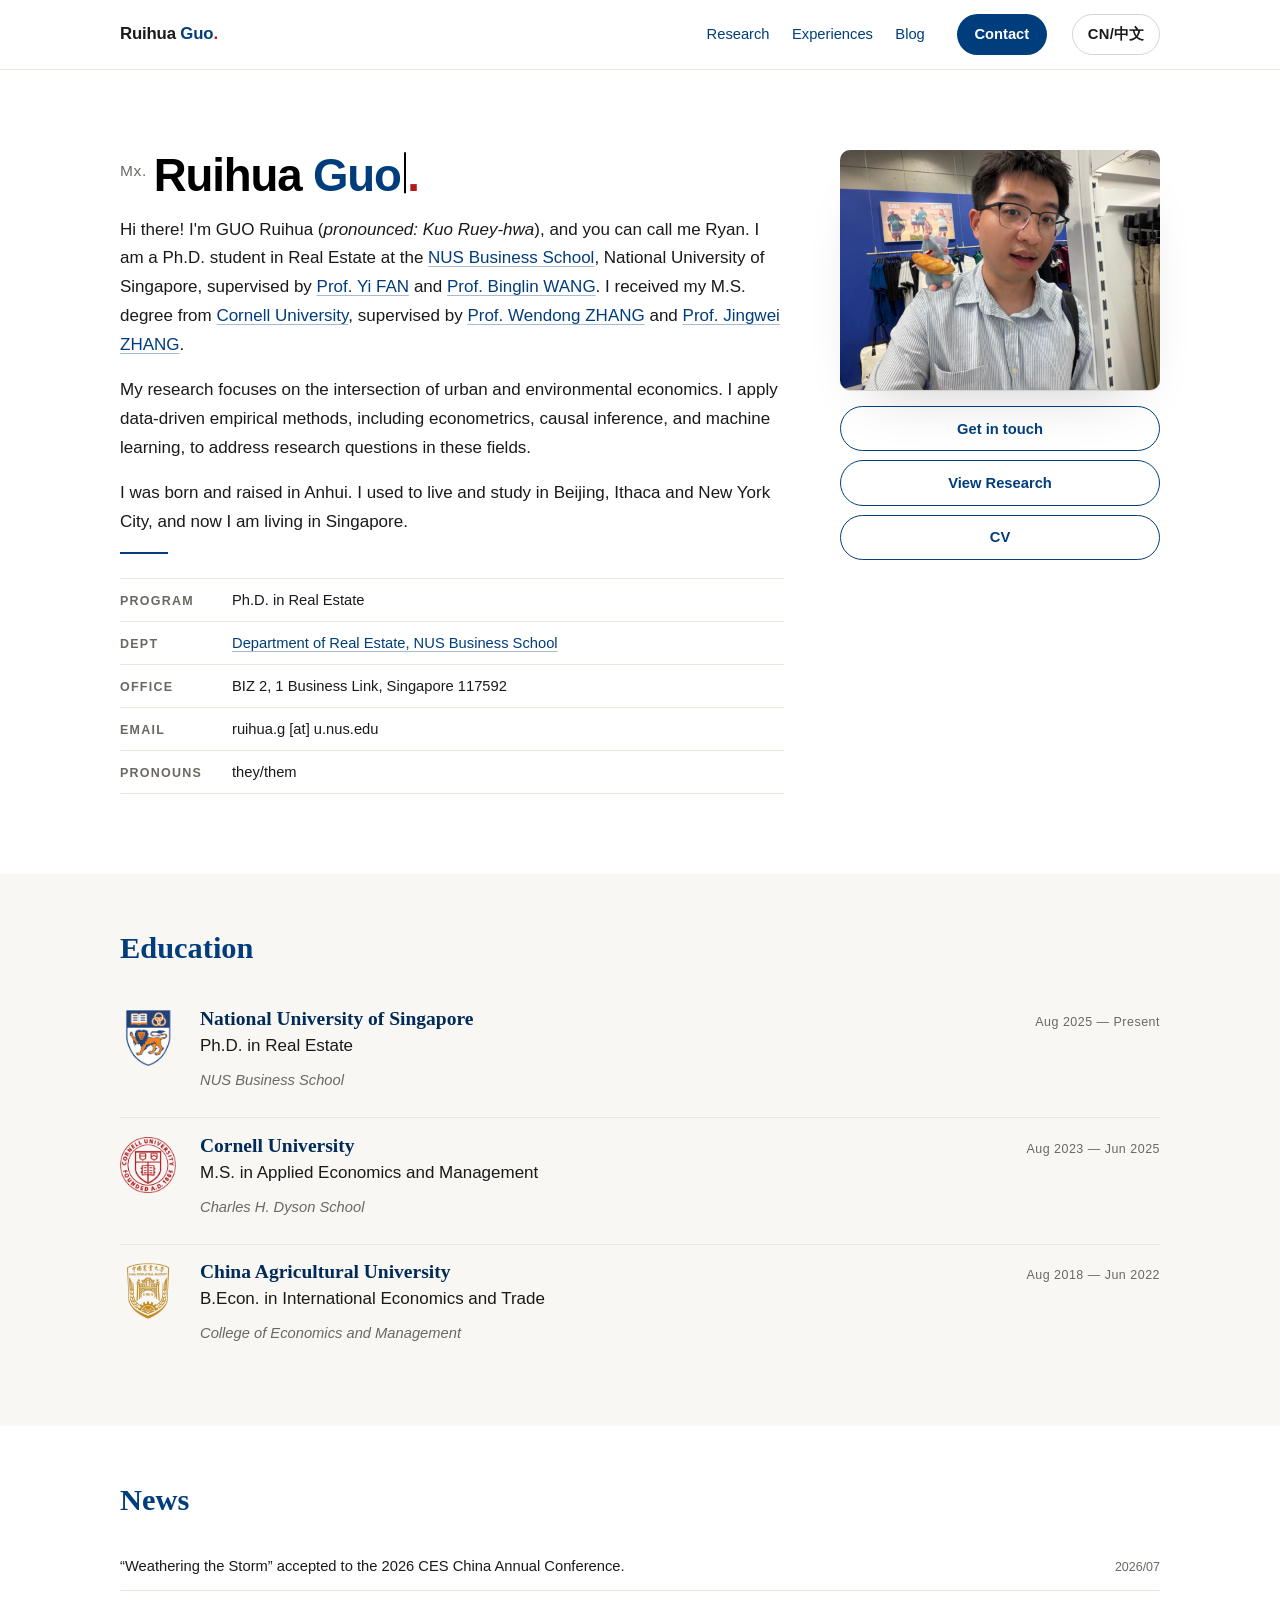
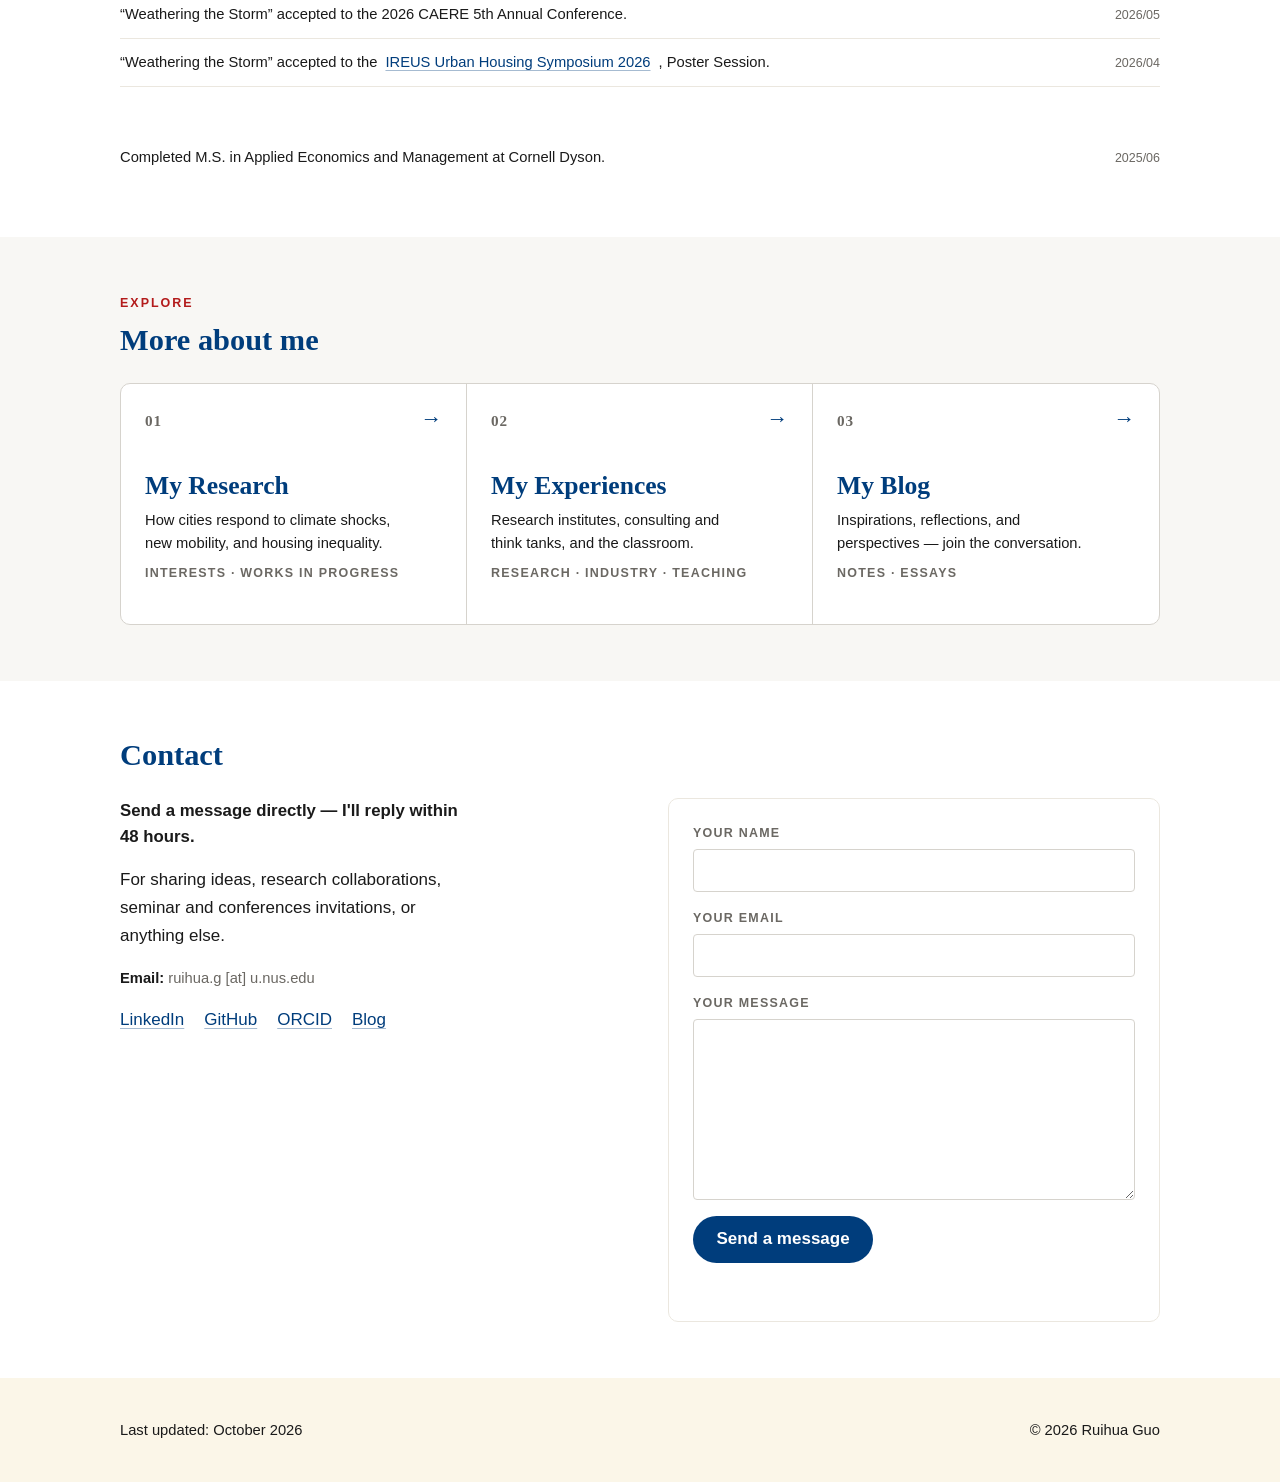
<file: index.html>
<!DOCTYPE html>
<html lang="en">
<head>
  <meta charset="UTF-8">
  <meta name="viewport" content="width=device-width, initial-scale=1.0">
  <title>Ruihua Guo</title>
  <meta name="author" content="Ruihua Guo">
  <meta name="description" content="Ruihua Guo — Ph.D. student in Real Estate at NUS Business School. Research in Urban Economics, Environmental Economics, Industrial Organization, and Causal Inference.">

  <!-- OpenGraph / Twitter card -->
  <meta property="og:title" content="Ruihua Guo">
  <meta property="og:description" content="Ph.D. in Real Estate at NUS. Research in urban and environmental economics.">
  <meta property="og:type" content="profile">
  <meta property="og:url" content="https://ryanckoon.github.io/">

  <link rel="canonical" href="https://ryanckoon.github.io/">
  <link rel="stylesheet" href="stylesheet.css">
  <link rel="icon" type="image/png" href="favicon/website.png">
  <link rel="alternate" hreflang="en" href="https://ryanckoon.github.io/">
  <link rel="alternate" hreflang="zh-Hans" href="https://ryanckoon.github.io/cn.html">

  <!-- JSON-LD: helps Google know this page is about Ruihua Guo specifically. -->
  <script type="application/ld+json">
  {
    "@context": "https://schema.org",
    "@type": "Person",
    "name": "Ruihua Guo",
    "alternateName": "Ryan Guo",
    "url": "https://ryanckoon.github.io/",
    "jobTitle": "Ph.D. Student in Real Estate",
    "affiliation": {
      "@type": "CollegeOrUniversity",
      "name": "NUS Business School, National University of Singapore",
      "url": "https://bschool.nus.edu.sg/real-estate/"
    },
    "alumniOf": [
      {
        "@type": "CollegeOrUniversity",
        "name": "Cornell University, Charles H. Dyson School"
      },
      {
        "@type": "CollegeOrUniversity",
        "name": "China Agricultural University"
      }
    ],
    "knowsAbout": [
      "Urban Economics",
      "Environmental Economics",
      "Industrial Organization",
      "Causal Inference"
    ],
    "sameAs": [
      "https://www.linkedin.com/in/ruihua-guo-6a8286272/",
      "https://github.com/Ryanckoon",
      "https://orcid.org/0009-0004-4553-015X"
    ]
  }
  </script>
</head>

<body>
  <a class="skip-link" href="#main">Skip to content</a>

  <!-- ============ STICKY TOP HEADER ============ -->
  <!-- Shared across pages: brand, three page links, Contact pill, language
       toggle. aria-current marks the page you're on. -->
  <nav class="site-nav" aria-label="Site navigation">
    <div class="site-nav-inner">
      <a href="index.html" class="brand">Ruihua <span class="brand-last">Guo</span><span class="brand-mark">.</span></a>
      <div class="nav-links">
        <a href="research.html">Research</a>
        <a href="experiences.html">Experiences</a>
        <a href="blog/index.html">Blog</a>
      </div>
      <a href="#contact" class="nav-cta">Contact</a>
      <a href="cn.html" class="lang-toggle" lang="zh-Hans" hreflang="zh-Hans" aria-label="切换到中文 (Switch to Chinese)">CN/中文</a>
    </div>
  </nav>

  <main id="main">

    <!-- ============ HERO ============ -->
    <!-- Two-column hero. Left: name, bio paragraphs, NUS rule, 5-row info list.
         Right: square profile photo — rotates on each load and on click
         (rotator lives in site.js). -->
    <header class="hero">
      <div class="hero-inner">
        <div class="hero-text reveal">
          <h1 class="name" aria-label="Mx. Ruihua Guo"><span class="name-prefix" aria-hidden="true">Mx.</span><span class="name-typed" data-text="Ruihua Guo">Ruihua Guo</span><span class="name-caret" aria-hidden="true"></span><span class="mark">.</span></h1>

          <p class="bio">
            Hi there! I'm GUO Ruihua (<em>pronounced: Kuo Ruey-hwa</em>), and you can call me Ryan. I am a Ph.D. student in Real Estate at the <a href="https://bschool.nus.edu.sg/">NUS Business School</a>, National University of Singapore, supervised by <a href="https://www.fanyi-vicky.com">Prof. Yi FAN</a> and <a href="https://discovery.nus.edu.sg/27191-binglin-wang">Prof. Binglin WANG</a>. I received my M.S. degree from <a href="https://www.cornell.edu/">Cornell University</a>, supervised by <a href="https://business.cornell.edu/faculty-research/faculty/wz384/">Prof. Wendong ZHANG</a> and <a href="https://www.jingwei-zhang.com/">Prof. Jingwei ZHANG</a>.
          </p>

          <p class="bio">
            My research focuses on the intersection of urban and environmental economics. I apply data-driven empirical methods, including econometrics, causal inference, and machine learning, to address research questions in these fields.
          </p>

          <p class="bio">
            I was born and raised in Anhui. I used to live and study in Beijing, Ithaca and New York City, and now I am living in Singapore.
          </p>

          <hr class="hero-rule" aria-hidden="true">

          <ul class="info-list">
            <li><span class="info-label">Program</span> <span>Ph.D. in Real Estate</span></li>
            <li><span class="info-label">Dept</span> <a href="https://bschool.nus.edu.sg/real-estate/">Department of Real Estate, NUS Business School</a></li>
            <li><span class="info-label">Office</span> <span>BIZ 2, 1 Business Link, Singapore 117592</span></li>
            <li><span class="info-label">Email</span> <span>ruihua.g [at] u.nus.edu</span></li>
            <li><span class="info-label">Pronouns</span> <span>they/them</span></li>
          </ul>
        </div>

        <div class="hero-photo reveal">
          <button type="button" class="profile-swap" id="profileSwap" aria-label="Show another photo of Ruihua">
            <img id="profileImage" alt="Ruihua Guo" class="profile-img" width="460" height="460"
                 src="[data-uri]">
          </button>
          <div class="hero-cta">
            <a class="btn btn-outline" href="#contact">Get in touch</a>
            <a class="btn btn-outline" href="research.html">View Research</a>
            <a class="btn btn-outline" href="https://ryanckoon.github.io/pdf/CV_Ruihua_Guo.pdf" target="_blank" rel="noopener">CV</a>
          </div>
        </div>
      </div>
    </header>

    <!-- ============ EDUCATION ============ -->
    <section class="section section--warm" id="education" aria-labelledby="edu-title">
      <div class="section-inner">
        <h2 class="section-title reveal" id="edu-title">Education</h2>
        <div class="timeline">

          <div class="timeline-item reveal">
            <img src="images/logo/nus.png" alt="National University of Singapore" class="timeline-logo">
            <div class="timeline-content">
              <h3>National University of Singapore</h3>
              <p class="timeline-role">Ph.D. in Real Estate</p>
              <p class="timeline-detail">NUS Business School</p>
            </div>
            <span class="timeline-date">Aug 2025 &mdash; Present</span>
          </div>

          <div class="timeline-item reveal">
            <img src="images/logo/cornell.png" alt="Cornell University" class="timeline-logo">
            <div class="timeline-content">
              <h3>Cornell University</h3>
              <p class="timeline-role">M.S. in Applied Economics and Management</p>
              <p class="timeline-detail">Charles H. Dyson School</p>
            </div>
            <span class="timeline-date">Aug 2023 &mdash; Jun 2025</span>
          </div>

          <div class="timeline-item reveal">
            <img src="images/logo/cau.png" alt="China Agricultural University" class="timeline-logo">
            <div class="timeline-content">
              <h3>China Agricultural University</h3>
              <p class="timeline-role">B.Econ. in International Economics and Trade</p>
              <p class="timeline-detail">College of Economics and Management</p>
            </div>
            <span class="timeline-date">Aug 2018 &mdash; Jun 2022</span>
          </div>

        </div>
      </div>
    </section>

    <!-- ============ NEWS ============ -->
    <section class="section section--plain" id="news" aria-labelledby="news-title">
      <div class="section-inner">
        <h2 class="section-title reveal" id="news-title">News</h2>
        <ul class="news-list">
          <li class="reveal">“Weathering the Storm” accepted to the 2026 CES China Annual Conference. <time datetime="2026-07">2026/07</time></li>
          <li class="reveal">“Weathering the Storm” accepted to the 2026 CAERE 5th Annual Conference. <time datetime="2026-05">2026/05</time></li>
          <li class="reveal">“Weathering the Storm” accepted to the <a href="https://ireus.nus.edu.sg/ireus-urban-housing-symposium-2026/">IREUS Urban Housing Symposium 2026</a>, Poster Session. <time datetime="2026-04">2026/04</time></li>
          <li class="reveal">Started Ph.D. in Real Estate at NUS Business School. <time datetime="2025-08">2025/08</time></li>
          <li class="reveal">Completed M.S. in Applied Economics and Management at Cornell Dyson. <time datetime="2025-06">2025/06</time></li>
        </ul>
      </div>
    </section>

    <!-- ============ EXPLORE: three page tiles ============ -->
    <!-- Each tile links to its own page. Bordered grid with hover fill —
         borrowed from fanyi-vicky.com's profile-links / jump grid. -->
    <section class="section section--warm" id="explore" aria-labelledby="explore-title">
      <div class="section-inner">
        <p class="eyebrow reveal">Explore</p>
        <h2 class="section-title reveal" id="explore-title">More about me</h2>
        <div class="explore-grid">
          <a class="explore-tile reveal" href="research.html">
            <span class="explore-num">01</span>
            <span class="explore-title">My Research</span>
            <span class="explore-desc">How cities respond to climate shocks, new mobility, and housing inequality.</span>
            <span class="explore-tags">Interests &middot; Works in Progress</span>
            <span class="explore-arrow" aria-hidden="true">&rarr;</span>
          </a>
          <a class="explore-tile reveal" href="experiences.html">
            <span class="explore-num">02</span>
            <span class="explore-title">My Experiences</span>
            <span class="explore-desc">Research institutes, consulting and think tanks, and the classroom.</span>
            <span class="explore-tags">Research &middot; Industry &middot; Teaching</span>
            <span class="explore-arrow" aria-hidden="true">&rarr;</span>
          </a>
          <a class="explore-tile reveal" href="blog/index.html">
            <span class="explore-num">03</span>
            <span class="explore-title">My Blog</span>
            <span class="explore-desc">Inspirations, reflections, and perspectives &mdash; join the conversation.</span>
            <span class="explore-tags">Notes &middot; Essays</span>
            <span class="explore-arrow" aria-hidden="true">&rarr;</span>
          </a>
        </div>
      </div>
    </section>

    <!-- ============ CONTACT ============ -->
    <!-- Lifted from the hero in v1.8 — mirrors imgeorgewong.github.io's
         "send a message" CTA at the bottom of the page. -->
    <section class="contact" id="contact" aria-labelledby="contact-title">
      <div class="contact-inner">
        <h2 class="section-title reveal" id="contact-title">Contact</h2>
        <div class="contact-grid">
          <div class="contact-left reveal">
            <p class="contact-intro">Send a message directly &mdash; I'll reply within 48 hours.</p>
            <p class="contact-sub">For sharing ideas, research collaborations, seminar and conferences invitations, or anything else.</p>
            <p class="contact-note"><strong>Email:</strong> ruihua.g [at] u.nus.edu</p>
            <nav class="contact-social" aria-label="Other profiles">
              <a href="https://www.linkedin.com/in/ruihua-guo-6a8286272/">LinkedIn</a>
              <a href="https://github.com/Ryanckoon">GitHub</a>
              <a href="https://orcid.org/0009-0004-4553-015X">ORCID</a>
              <a href="blog/index.html">Blog</a>
            </nav>
          </div>

          <form class="contact-form reveal" id="contact-form" novalidate>
            <!-- Web3Forms wiring: access_key identifies this site's inbox; subject is
                 personalised at submit time; botcheck is a hidden honeypot field that
                 only spam bots ever tick. -->
            <input type="hidden" name="access_key" value="f50b1919-8d61-4352-a1fb-2a4192469553">
            <input type="hidden" name="subject" value="Website message">
            <input type="hidden" name="from_name" value="ryanckoon.github.io contact form">
            <input type="checkbox" name="botcheck" class="botcheck" tabindex="-1" autocomplete="off" aria-hidden="true">
            <label>
              <span class="form-label">Your name</span>
              <input type="text" name="name" autocomplete="name" required>
            </label>
            <label>
              <span class="form-label">Your email</span>
              <input type="email" name="email" autocomplete="email" required>
            </label>
            <label>
              <span class="form-label">Your message</span>
              <textarea name="message" rows="6" required></textarea>
            </label>
            <button type="submit" class="btn btn-primary">Send a message</button>
            <p class="form-status" role="status" aria-live="polite"></p>
          </form>
        </div>
      </div>
    </section>

  </main>

  <!-- ============ FOOTER ============ -->
  <footer class="site-footer">
    <div class="site-footer-inner">
      <p>Last updated: October 2026</p>
      <p>&copy; 2026 Ruihua Guo</p>
    </div>
  </footer>

  <script src="site.js"></script>
</body>
</html>
</file>
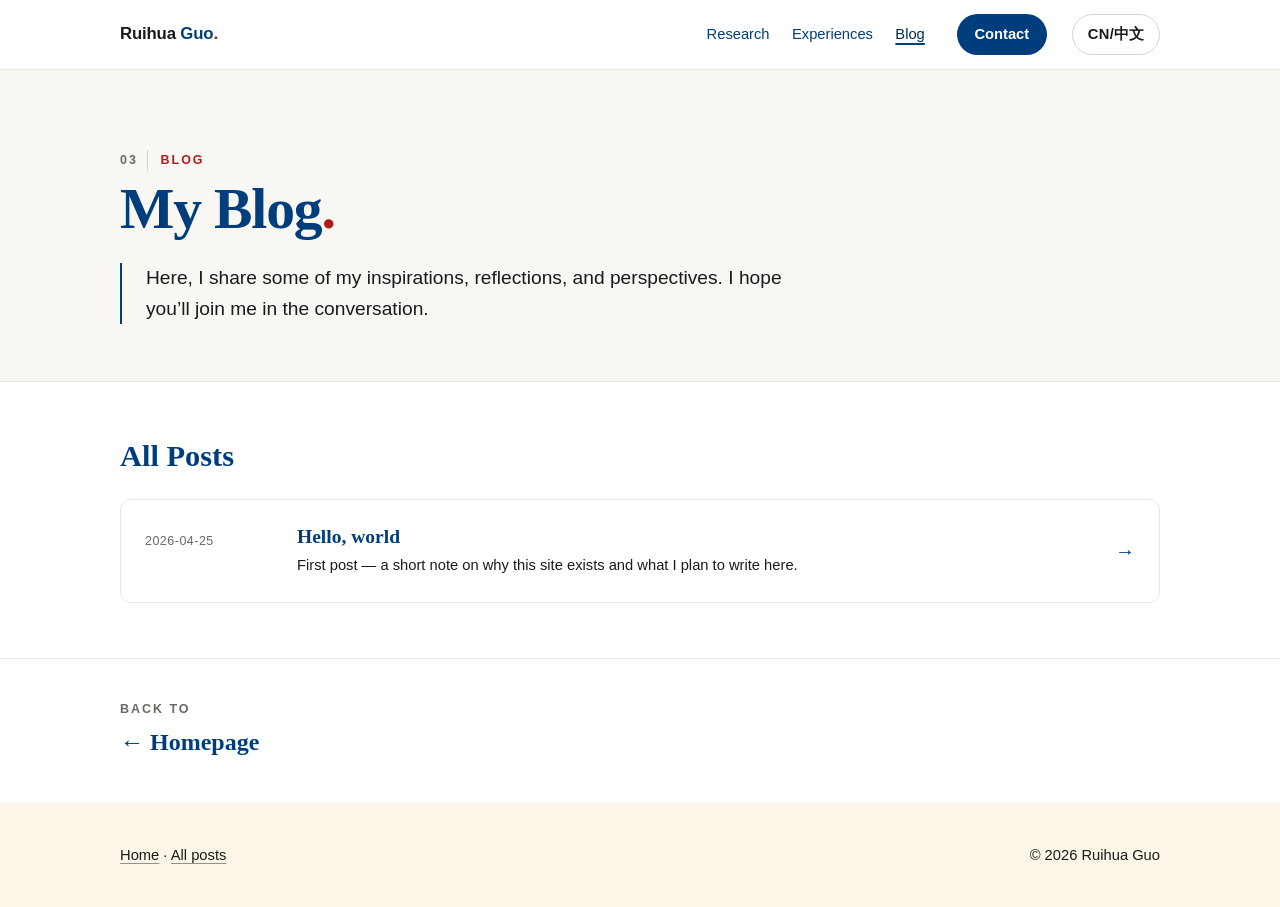
<file: blog/index.html>
<!DOCTYPE html>
<html lang="en">
<head>
  <meta charset="UTF-8">
  <meta name="viewport" content="width=device-width, initial-scale=1.0">
  <title>Blog — Ruihua Guo</title>
  <meta name="description" content="Inspirations, reflections, and perspectives by Ruihua Guo.">
  <meta name="robots" content="noindex, nofollow">
  <link rel="canonical" href="https://ryanckoon.github.io/blog/">
  <link rel="stylesheet" href="../stylesheet.css">
  <link rel="icon" type="image/png" href="../favicon/website.png">
</head>
<body>
  <a class="skip-link" href="#main">Skip to content</a>

  <nav class="site-nav" aria-label="Site navigation">
    <div class="site-nav-inner">
      <a href="../index.html" class="brand">Ruihua <span class="brand-last">Guo</span><span class="brand-mark">.</span></a>
      <div class="nav-links">
        <a href="../research.html">Research</a>
        <a href="../experiences.html">Experiences</a>
        <a href="index.html" aria-current="page">Blog</a>
      </div>
      <a href="../index.html#contact" class="nav-cta">Contact</a>
      <a href="../cn.html" class="lang-toggle" lang="zh-Hans" hreflang="zh-Hans" aria-label="切换到中文 (Switch to Chinese)">CN/中文</a>
    </div>
  </nav>

  <main id="main">

    <header class="page-hero">
      <div class="page-hero-inner">
        <p class="eyebrow reveal"><span class="eyebrow-num">03</span> Blog</p>
        <h1 class="page-title reveal">My Blog<span class="mark">.</span></h1>
        <div class="page-intro reveal">
          <p>Here, I share some of my inspirations, reflections, and perspectives. I hope you&rsquo;ll join me in the conversation.</p>
        </div>
      </div>
    </header>

    <section class="section section--plain" aria-labelledby="posts-title">
      <div class="section-inner">
        <h2 class="section-title reveal" id="posts-title">All Posts</h2>

        <!-- EDIT: add new posts at the top. Copy one <li> block and edit.
             Then create a new file in this folder (e.g., my-post.html) using
             template.html as a starting point. -->
        <ul class="post-list">

          <li class="reveal">
            <a class="post-card" href="hello-world.html">
              <time class="post-date" datetime="2026-04-25">2026-04-25</time>
              <span class="post-title">Hello, world</span>
              <span class="post-summary">First post &mdash; a short note on why this site exists and what I plan to write here.</span>
              <span class="post-arrow" aria-hidden="true">&rarr;</span>
            </a>
          </li>

        </ul>
      </div>
    </section>

    <!-- ============ PAGER ============ -->
    <nav class="pager" aria-label="Page navigation">
      <div class="pager-inner">
        <a class="pager-link pager-link--home" href="../index.html">
          <span class="pager-label">Back to</span>
          <span class="pager-title">&larr; Homepage</span>
        </a>
      </div>
    </nav>

  </main>

  <a href="#main" class="back-to-top" aria-label="Back to top"><span aria-hidden="true">&uarr;</span><span class="back-to-top-label">Top</span></a>

  <footer class="site-footer">
    <div class="site-footer-inner">
      <p><a href="../index.html">Home</a> &middot; <a href="index.html">All posts</a></p>
      <p>&copy; 2026 Ruihua Guo</p>
    </div>
  </footer>

  <script src="../site.js"></script>
</body>
</html>
</file>
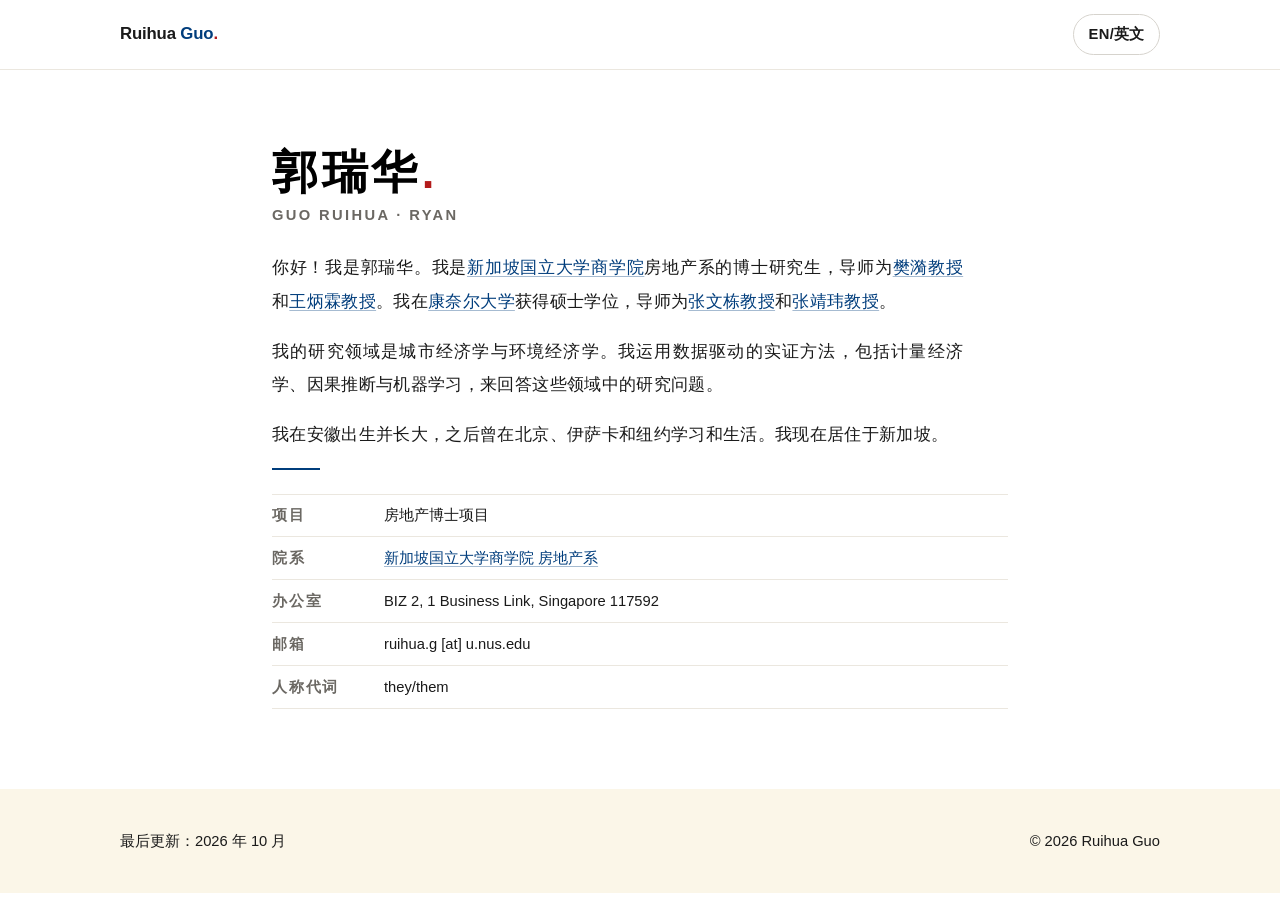
<file: cn.html>
<!DOCTYPE html>
<html lang="zh-Hans">
<head>
  <meta charset="UTF-8">
  <meta name="viewport" content="width=device-width, initial-scale=1.0">
  <title>郭瑞华 · Ruihua Guo</title>
  <meta name="author" content="郭瑞华 Ruihua Guo">
  <meta name="description" content="郭瑞华，新加坡国立大学商学院房地产系博士研究生，研究方向为城市经济学与环境经济学。">
  <meta property="og:title" content="郭瑞华 · Ruihua Guo">
  <meta property="og:description" content="新加坡国立大学商学院房地产系博士研究生，研究城市经济学与环境经济学。">
  <meta property="og:type" content="profile">
  <meta property="og:url" content="https://ryanckoon.github.io/cn.html">
  <link rel="canonical" href="https://ryanckoon.github.io/cn.html">
  <link rel="alternate" hreflang="en" href="https://ryanckoon.github.io/">
  <link rel="alternate" hreflang="zh-Hans" href="https://ryanckoon.github.io/cn.html">
  <link rel="stylesheet" href="stylesheet.css">
  <link rel="icon" type="image/png" href="favicon/website.png">
</head>

<!-- Chinese translation of the homepage's personal info only — no photo,
     no contact, no section tiles (by design). Fonts: Hiragino Sans GB for the name,
     Songti for the intro (see .lang-zh in stylesheet.css). -->
<body class="lang-zh">
  <a class="skip-link" href="#main">跳至正文</a>

  <nav class="site-nav" aria-label="网站导航">
    <div class="site-nav-inner">
      <a href="index.html" class="brand" lang="en">Ruihua <span class="brand-last">Guo</span><span class="brand-mark">.</span></a>
      <a href="index.html" class="lang-toggle lang-toggle--solo" lang="en" hreflang="en" aria-label="Switch to English (切换到英文)">EN/英文</a>
    </div>
  </nav>

  <main id="main">
    <header class="hero hero--zh">
      <div class="hero-inner">
        <div class="hero-text reveal">
          <h1 class="name name--zh">郭瑞华<span class="mark">.</span></h1>
          <p class="name-sub" lang="en">GUO Ruihua &middot; Ryan</p>

          <p class="bio">
            你好！我是郭瑞华。我是<a href="https://bschool.nus.edu.sg/">新加坡国立大学商学院</a>房地产系的博士研究生，导师为<a href="https://www.fanyi-vicky.com">樊漪教授</a>和<a href="https://discovery.nus.edu.sg/27191-binglin-wang">王炳霖教授</a>。我在<a href="https://www.cornell.edu/">康奈尔大学</a>获得硕士学位，导师为<a href="https://business.cornell.edu/faculty-research/faculty/wz384/">张文栋教授</a>和<a href="https://www.jingwei-zhang.com/">张靖玮教授</a>。
          </p>

          <p class="bio">
            我的研究领域是城市经济学与环境经济学。我运用数据驱动的实证方法，包括计量经济学、因果推断与机器学习，来回答这些领域中的研究问题。
          </p>

          <p class="bio">
            我在安徽出生并长大，之后曾在北京、伊萨卡和纽约学习和生活。我现在居住于新加坡。
          </p>

          <hr class="hero-rule" aria-hidden="true">

          <ul class="info-list">
            <li><span class="info-label">项目</span> <span>房地产博士项目</span></li>
            <li><span class="info-label">院系</span> <a href="https://bschool.nus.edu.sg/real-estate/">新加坡国立大学商学院 房地产系</a></li>
            <li><span class="info-label">办公室</span> <span lang="en">BIZ 2, 1 Business Link, Singapore 117592</span></li>
            <li><span class="info-label">邮箱</span> <span lang="en">ruihua.g [at] u.nus.edu</span></li>
            <li><span class="info-label">人称代词</span> <span lang="en">they/them</span></li>
          </ul>
        </div>
      </div>
    </header>
  </main>

  <footer class="site-footer">
    <div class="site-footer-inner">
      <p>最后更新：2026 年 10 月</p>
      <p lang="en">&copy; 2026 Ruihua Guo</p>
    </div>
  </footer>

  <script src="site.js"></script>
</body>
</html>
</file>
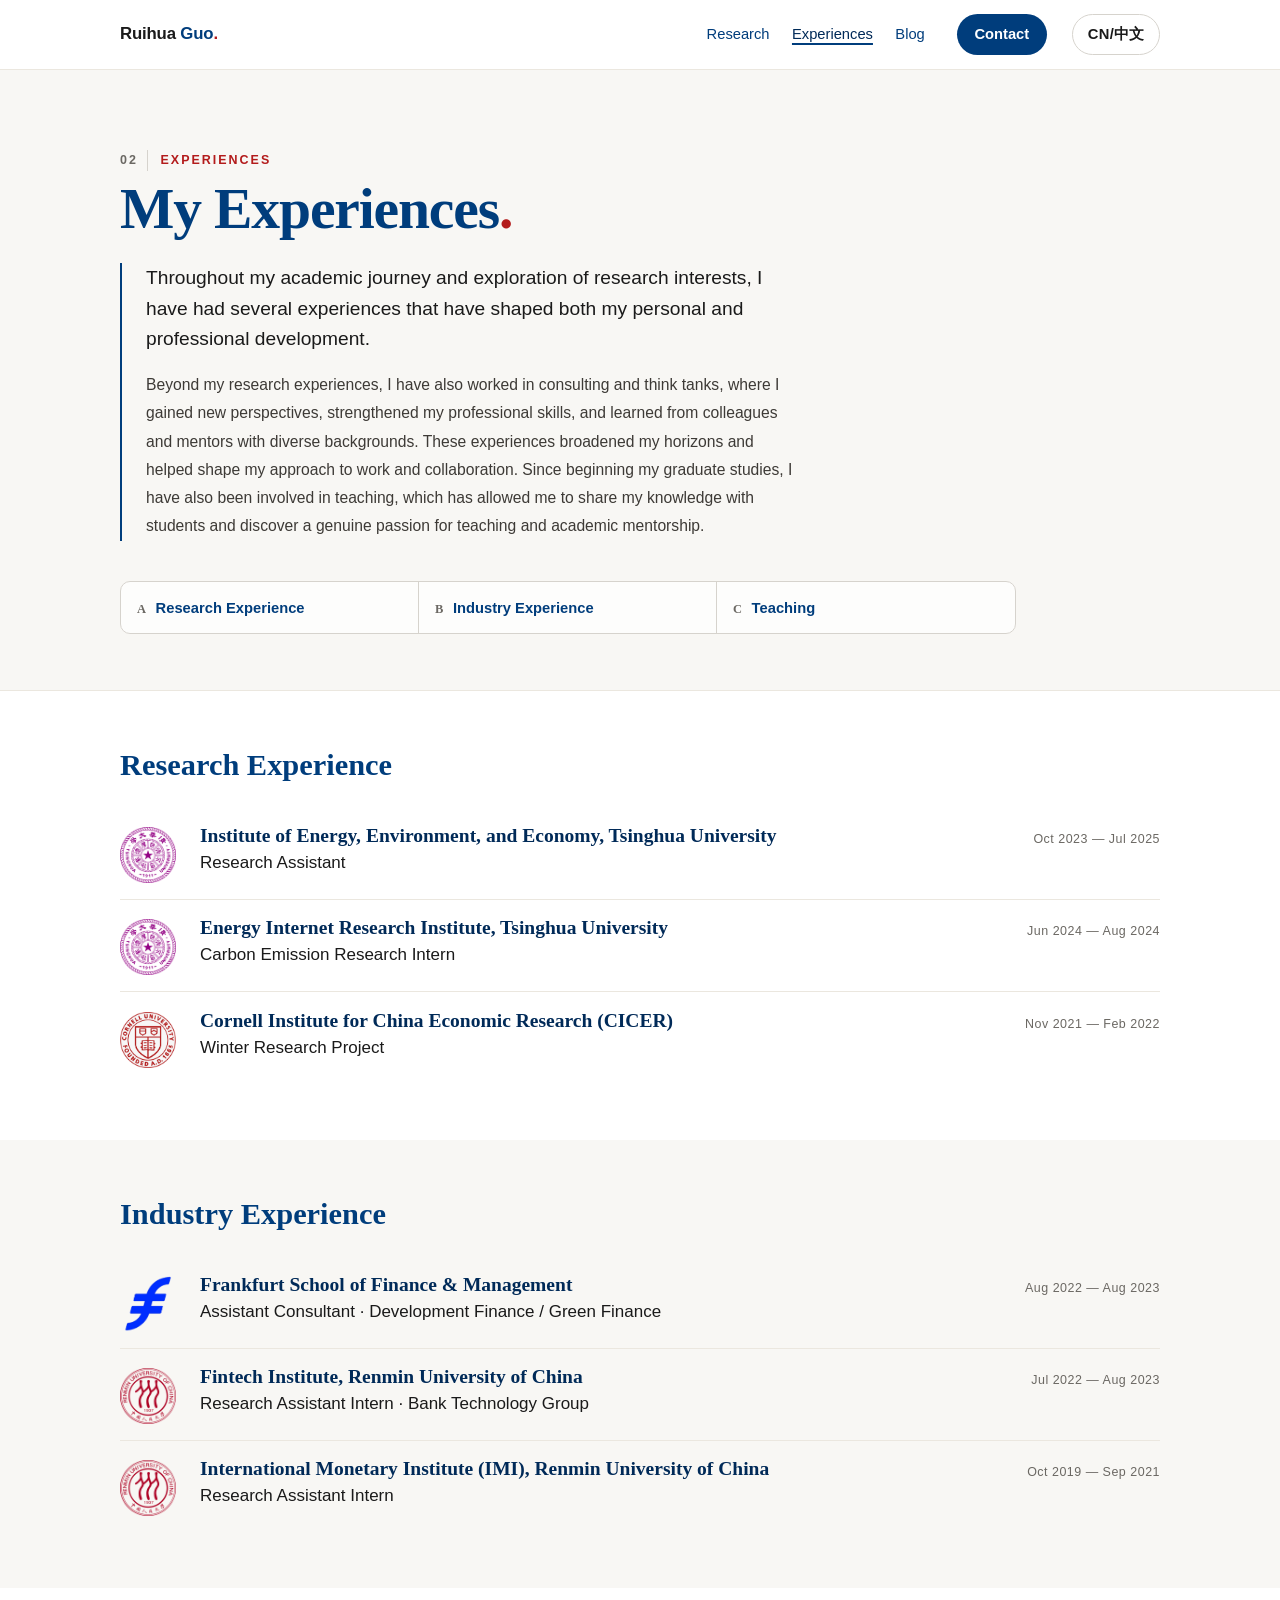
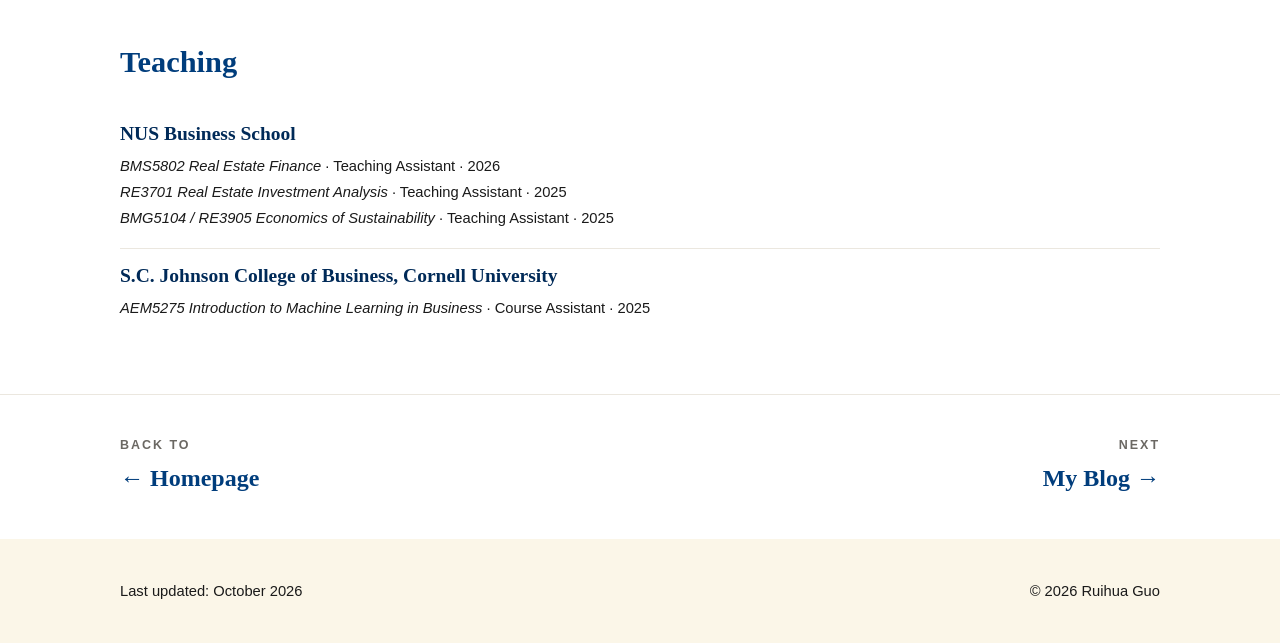
<file: experiences.html>
<!DOCTYPE html>
<html lang="en">
<head>
  <meta charset="UTF-8">
  <meta name="viewport" content="width=device-width, initial-scale=1.0">
  <title>Experiences — Ruihua Guo</title>
  <meta name="author" content="Ruihua Guo">
  <meta name="description" content="Ruihua Guo's research, industry, and teaching experiences — Tsinghua, Cornell, Frankfurt School, Renmin University, and NUS.">
  <meta property="og:title" content="Experiences — Ruihua Guo">
  <meta property="og:description" content="Research, industry, and teaching experiences.">
  <meta property="og:type" content="website">
  <meta property="og:url" content="https://ryanckoon.github.io/experiences.html">
  <link rel="canonical" href="https://ryanckoon.github.io/experiences.html">
  <link rel="stylesheet" href="stylesheet.css">
  <link rel="icon" type="image/png" href="favicon/website.png">
</head>

<body>
  <a class="skip-link" href="#main">Skip to content</a>

  <nav class="site-nav" aria-label="Site navigation">
    <div class="site-nav-inner">
      <a href="index.html" class="brand">Ruihua <span class="brand-last">Guo</span><span class="brand-mark">.</span></a>
      <div class="nav-links">
        <a href="research.html">Research</a>
        <a href="experiences.html" aria-current="page">Experiences</a>
        <a href="blog/index.html">Blog</a>
      </div>
      <a href="index.html#contact" class="nav-cta">Contact</a>
      <a href="cn.html" class="lang-toggle" lang="zh-Hans" hreflang="zh-Hans" aria-label="切换到中文 (Switch to Chinese)">CN/中文</a>
    </div>
  </nav>

  <main id="main">

    <!-- ============ PAGE HERO + INTRO (no title for the intro) ============ -->
    <header class="page-hero">
      <div class="page-hero-inner">
        <p class="eyebrow reveal"><span class="eyebrow-num">02</span> Experiences</p>
        <h1 class="page-title reveal">My Experiences<span class="mark">.</span></h1>
        <div class="page-intro reveal">
          <p>Throughout my academic journey and exploration of research interests, I have had several experiences that have shaped both my personal and professional development.</p>
          <p>Beyond my research experiences, I have also worked in consulting and think tanks, where I gained new perspectives, strengthened my professional skills, and learned from colleagues and mentors with diverse backgrounds. These experiences broadened my horizons and helped shape my approach to work and collaboration. Since beginning my graduate studies, I have also been involved in teaching, which has allowed me to share my knowledge with students and discover a genuine passion for teaching and academic mentorship.</p>
        </div>
        <nav class="page-jump page-jump--3 reveal" aria-label="On this page">
          <a href="#research"><span>A</span>Research Experience</a>
          <a href="#industry"><span>B</span>Industry Experience</a>
          <a href="#teaching"><span>C</span>Teaching</a>
        </nav>
      </div>
    </header>

    <!-- ============ RESEARCH EXPERIENCE ============ -->
    <section class="section section--plain" id="research" aria-labelledby="research-title">
      <div class="section-inner">
        <h2 class="section-title reveal" id="research-title">Research Experience</h2>
        <div class="timeline">

          <div class="timeline-item reveal">
            <img src="images/logo/thu.png" alt="Tsinghua University" class="timeline-logo">
            <div class="timeline-content">
              <h3>Institute of Energy, Environment, and Economy, Tsinghua University</h3>
              <p class="timeline-role">Research Assistant</p>
            </div>
            <span class="timeline-date">Oct 2023 &mdash; Jul 2025</span>
          </div>

          <div class="timeline-item reveal">
            <img src="images/logo/thu.png" alt="Tsinghua University" class="timeline-logo">
            <div class="timeline-content">
              <h3>Energy Internet Research Institute, Tsinghua University</h3>
              <p class="timeline-role">Carbon Emission Research Intern</p>
            </div>
            <span class="timeline-date">Jun 2024 &mdash; Aug 2024</span>
          </div>

          <div class="timeline-item reveal">
            <img src="images/logo/cornell.png" alt="Cornell University" class="timeline-logo">
            <div class="timeline-content">
              <h3>Cornell Institute for China Economic Research (CICER)</h3>
              <p class="timeline-role">Winter Research Project</p>
            </div>
            <span class="timeline-date">Nov 2021 &mdash; Feb 2022</span>
          </div>

        </div>
      </div>
    </section>

    <!-- ============ INDUSTRY EXPERIENCE ============ -->
    <section class="section section--warm" id="industry" aria-labelledby="industry-title">
      <div class="section-inner">
        <h2 class="section-title reveal" id="industry-title">Industry Experience</h2>
        <div class="timeline">

          <div class="timeline-item reveal">
            <img src="images/logo/fs.png" alt="Frankfurt School of Finance & Management" class="timeline-logo">
            <div class="timeline-content">
              <h3>Frankfurt School of Finance &amp; Management</h3>
              <p class="timeline-role">Assistant Consultant &middot; Development Finance / Green Finance</p>
            </div>
            <span class="timeline-date">Aug 2022 &mdash; Aug 2023</span>
          </div>

          <div class="timeline-item reveal">
            <img src="images/logo/ruc.png" alt="Renmin University of China" class="timeline-logo">
            <div class="timeline-content">
              <h3>Fintech Institute, Renmin University of China</h3>
              <p class="timeline-role">Research Assistant Intern &middot; Bank Technology Group</p>
            </div>
            <span class="timeline-date">Jul 2022 &mdash; Aug 2023</span>
          </div>

          <div class="timeline-item reveal">
            <img src="images/logo/ruc.png" alt="Renmin University of China" class="timeline-logo">
            <div class="timeline-content">
              <h3>International Monetary Institute (IMI), Renmin University of China</h3>
              <p class="timeline-role">Research Assistant Intern</p>
            </div>
            <span class="timeline-date">Oct 2019 &mdash; Sep 2021</span>
          </div>

        </div>
      </div>
    </section>

    <!-- ============ TEACHING ============ -->
    <section class="section section--plain" id="teaching" aria-labelledby="teaching-title">
      <div class="section-inner">
        <h2 class="section-title reveal" id="teaching-title">Teaching</h2>

        <div class="teaching-group reveal">
          <h3>NUS Business School</h3>
          <ul class="timeline-sub">
            <li><em>BMS5802 Real Estate Finance</em> &middot; Teaching Assistant &middot; 2026</li>
            <li><em>RE3701 Real Estate Investment Analysis</em> &middot; Teaching Assistant &middot; 2025</li>
            <li><em>BMG5104 / RE3905 Economics of Sustainability</em> &middot; Teaching Assistant &middot; 2025</li>
          </ul>
        </div>

        <div class="teaching-group reveal">
          <h3>S.C. Johnson College of Business, Cornell University</h3>
          <ul class="timeline-sub">
            <li><em>AEM5275 Introduction to Machine Learning in Business</em> &middot; Course Assistant &middot; 2025</li>
          </ul>
        </div>
      </div>
    </section>

    <!-- ============ PAGER ============ -->
    <nav class="pager" aria-label="Page navigation">
      <div class="pager-inner">
        <a class="pager-link pager-link--home" href="index.html">
          <span class="pager-label">Back to</span>
          <span class="pager-title">&larr; Homepage</span>
        </a>
        <a class="pager-link" href="blog/index.html">
          <span class="pager-label">Next</span>
          <span class="pager-title">My Blog &rarr;</span>
        </a>
      </div>
    </nav>

  </main>

  <a href="#main" class="back-to-top" aria-label="Back to top"><span aria-hidden="true">&uarr;</span><span class="back-to-top-label">Top</span></a>

  <footer class="site-footer">
    <div class="site-footer-inner">
      <p>Last updated: October 2026</p>
      <p>&copy; 2026 Ruihua Guo</p>
    </div>
  </footer>

  <script src="site.js"></script>
</body>
</html>
</file>
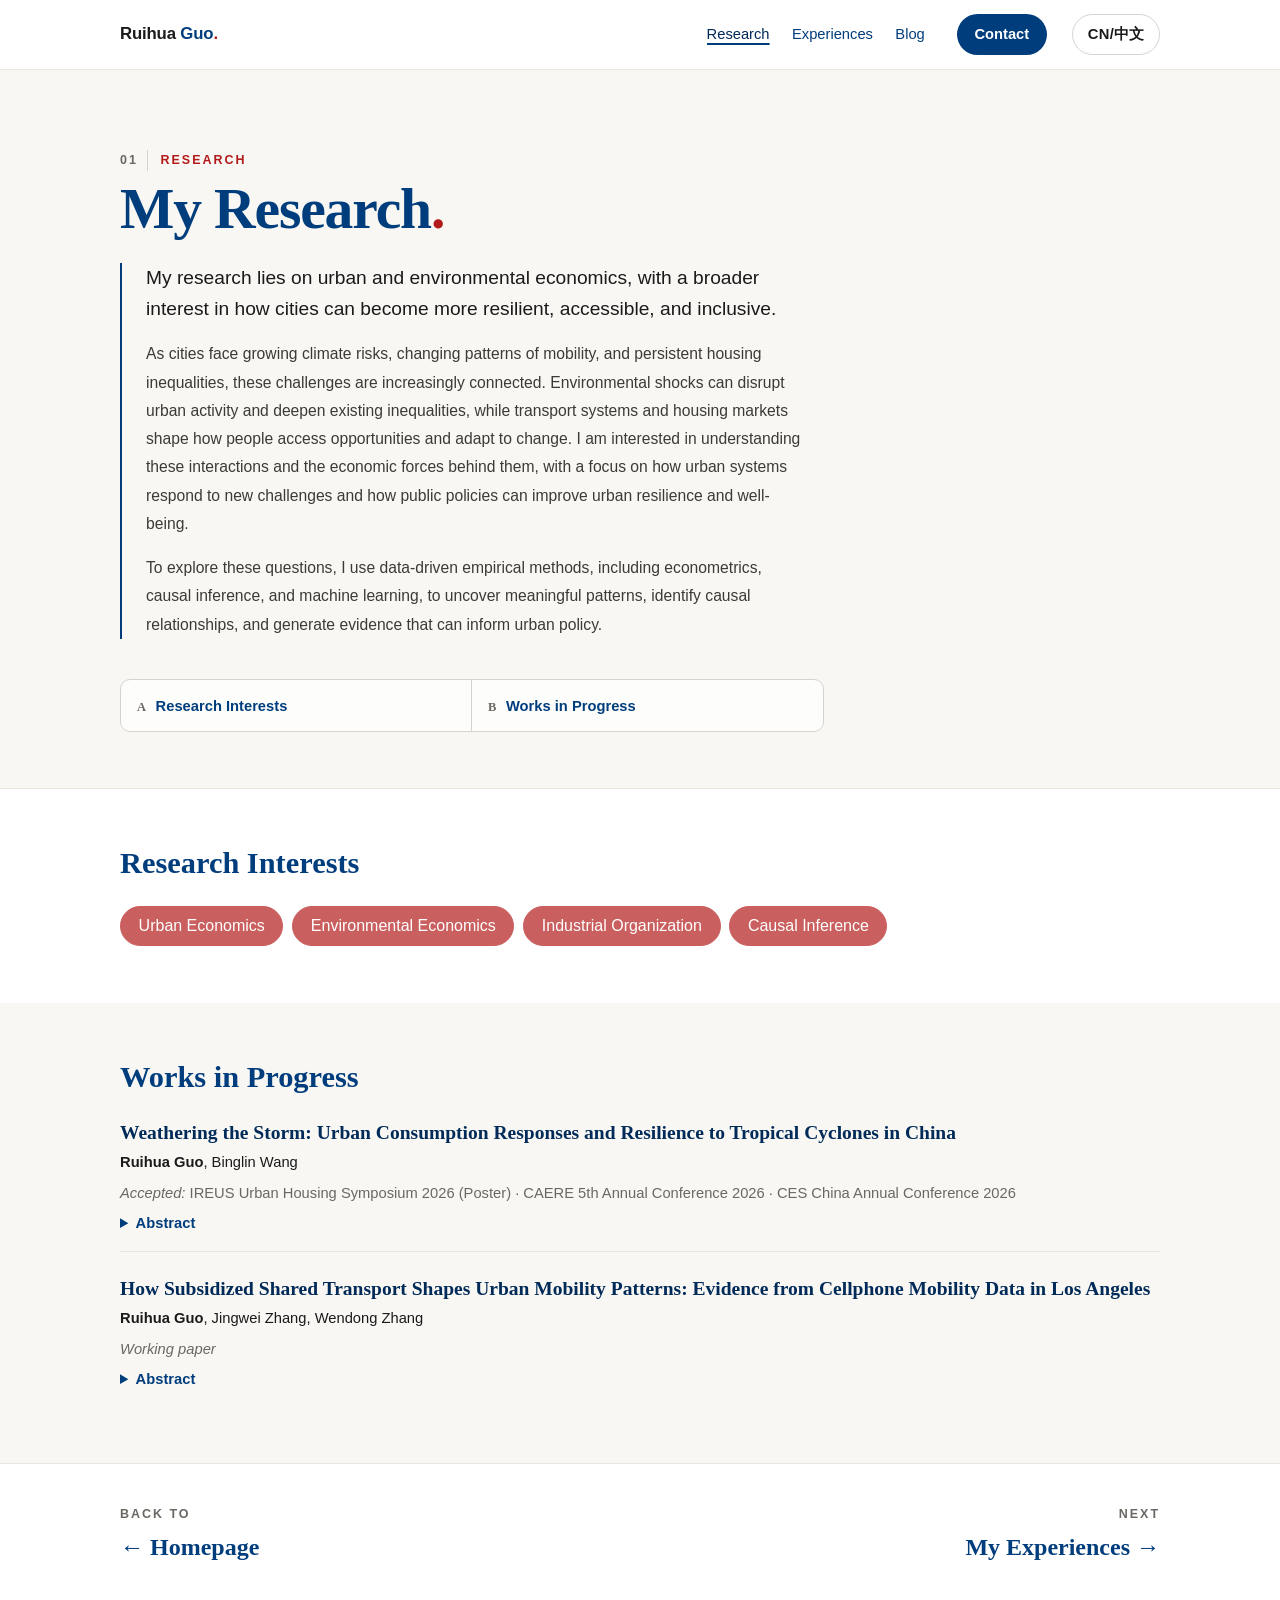
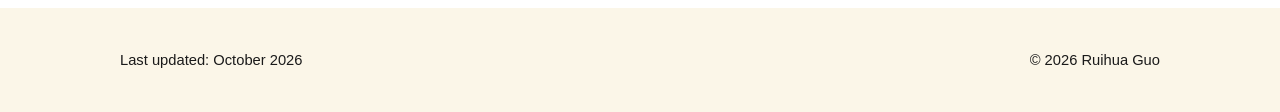
<file: research.html>
<!DOCTYPE html>
<html lang="en">
<head>
  <meta charset="UTF-8">
  <meta name="viewport" content="width=device-width, initial-scale=1.0">
  <title>Research — Ruihua Guo</title>
  <meta name="author" content="Ruihua Guo">
  <meta name="description" content="Ruihua Guo's research in urban and environmental economics: climate shocks, urban mobility, and housing — with works in progress.">
  <meta property="og:title" content="Research — Ruihua Guo">
  <meta property="og:description" content="Urban and environmental economics: resilient, accessible, and inclusive cities.">
  <meta property="og:type" content="website">
  <meta property="og:url" content="https://ryanckoon.github.io/research.html">
  <link rel="canonical" href="https://ryanckoon.github.io/research.html">
  <link rel="stylesheet" href="stylesheet.css">
  <link rel="icon" type="image/png" href="favicon/website.png">
</head>

<body>
  <a class="skip-link" href="#main">Skip to content</a>

  <nav class="site-nav" aria-label="Site navigation">
    <div class="site-nav-inner">
      <a href="index.html" class="brand">Ruihua <span class="brand-last">Guo</span><span class="brand-mark">.</span></a>
      <div class="nav-links">
        <a href="research.html" aria-current="page">Research</a>
        <a href="experiences.html">Experiences</a>
        <a href="blog/index.html">Blog</a>
      </div>
      <a href="index.html#contact" class="nav-cta">Contact</a>
      <a href="cn.html" class="lang-toggle" lang="zh-Hans" hreflang="zh-Hans" aria-label="切换到中文 (Switch to Chinese)">CN/中文</a>
    </div>
  </nav>

  <main id="main">

    <!-- ============ PAGE HERO + INTRO (no title for the intro) ============ -->
    <header class="page-hero">
      <div class="page-hero-inner">
        <p class="eyebrow reveal"><span class="eyebrow-num">01</span> Research</p>
        <h1 class="page-title reveal">My Research<span class="mark">.</span></h1>
        <div class="page-intro reveal">
          <p>My research lies on urban and environmental economics, with a broader interest in how cities can become more resilient, accessible, and inclusive.</p>
          <p>As cities face growing climate risks, changing patterns of mobility, and persistent housing inequalities, these challenges are increasingly connected. Environmental shocks can disrupt urban activity and deepen existing inequalities, while transport systems and housing markets shape how people access opportunities and adapt to change. I am interested in understanding these interactions and the economic forces behind them, with a focus on how urban systems respond to new challenges and how public policies can improve urban resilience and well-being.</p>
          <p>To explore these questions, I use data-driven empirical methods, including econometrics, causal inference, and machine learning, to uncover meaningful patterns, identify causal relationships, and generate evidence that can inform urban policy.</p>
        </div>
        <nav class="page-jump reveal" aria-label="On this page">
          <a href="#interests"><span>A</span>Research Interests</a>
          <a href="#works"><span>B</span>Works in Progress</a>
        </nav>
      </div>
    </header>

    <!-- ============ RESEARCH INTERESTS ============ -->
    <section class="section section--plain" id="interests" aria-labelledby="interests-title">
      <div class="section-inner">
        <h2 class="section-title reveal" id="interests-title">Research Interests</h2>
        <div class="interests-list reveal">
          <span class="chip">Urban Economics</span>
          <span class="chip">Environmental Economics</span>
          <span class="chip">Industrial Organization</span>
          <span class="chip">Causal Inference</span>
        </div>
      </div>
    </section>

    <!-- ============ WORKS IN PROGRESS ============ -->
    <section class="section section--warm" id="works" aria-labelledby="works-title">
      <div class="section-inner">
        <h2 class="section-title reveal" id="works-title">Works in Progress</h2>

        <div class="pub-list">

          <article class="pub reveal">
            <div class="pub-content">
              <h3 class="pub-title">Weathering the Storm: Urban Consumption Responses and Resilience to Tropical Cyclones in China</h3>
              <p class="pub-authors"><strong>Ruihua Guo</strong>, Binglin Wang</p>
              <p class="pub-venue">
                <em>Accepted:</em>
                IREUS Urban Housing Symposium 2026 (Poster) &middot;
                CAERE 5th Annual Conference 2026 &middot;
                CES China Annual Conference 2026
              </p>
              <details class="pub-toggle">
                <summary>Abstract</summary>
                <p>This study examines the effects of tropical cyclones on daily urban consumer spending in China, using China UnionPay transaction data from 2011 to 2018 and a stacked difference-in-differences framework. The results show that cyclone landfall leads to sharp declines in both transaction counts and total transaction values, with spending recovering within approximately three days, indicating considerable short-term urban economic resilience. We also find evidence of intertemporal consumption substitution in restaurants, supermarkets, and pharmacies, as residents shift purchases to the days before and after storms. Meanwhile, average transaction values tend to increase during cyclone events, with the strongest effect observed in hospitals. This pattern suggests that although mobility constraints reduce overall transaction activity, urgent purchases and higher-value transactions remain relatively resilient. Information awareness also rises as storms approach, reflected in a significant increase in the Baidu Search Index. Finally, investment in urban water infrastructure, particularly drainage-related infrastructure, appears to mitigate consumption losses and support post-storm recovery, highlighting the role of infrastructure in strengthening urban resilience to climate shocks.</p>
              </details>
            </div>
          </article>

          <article class="pub reveal">
            <div class="pub-content">
              <h3 class="pub-title">How Subsidized Shared Transport Shapes Urban Mobility Patterns: Evidence from Cellphone Mobility Data in Los Angeles</h3>
              <p class="pub-authors"><strong>Ruihua Guo</strong>, Jingwei Zhang, Wendong Zhang</p>
              <p class="pub-venue"><em>Working paper</em></p>
              <details class="pub-toggle">
                <summary>Abstract</summary>
                <p>Understanding how emerging shared transport services affect urban mobility is critical for designing sustainable and equitable transit systems. However, empirical evidence on the real-world impacts of subsidized shared transport services remains limited. This study evaluates the impacts of two such services: the Mobility on Demand (MOD) Project and Metro Micro Project, on mobility patterns in Los Angeles County using cellphone-based mobility data. The MOD Project initially utilized a ride-hailing mode with limited semi-fixed routes and transition to point-to-point flexible routes during the COVID-19 pandemic, while the Metro Micro Project adopted a micro-transit mode with mini-buses operating on flexible routes. Applying a matched Difference-in-Differences (DiD) framework, we analyze visit trends at Points of Interest (POIs) across industries and geographic areas from 2018 to 2022. The findings reveal that the MOD Project significantly increased POI visitation major in El Monte area by 7.5%, with the growth primarily from retail trade, food service, and laundry service sectors, and driven by the transition to flexible point-to-point travel. However, the Metro Micro Project had statistically insignificant effects overall, although notable regional heterogeneity was observed. Furthermore, the ride-hailing mode under the MOD Project was more effective in increasing POI visitation than the micro-transit mode of Metro Micro. These results highlight the critical role of service flexibility and mode selection in integrating shared transport with public transit systems as &ldquo;last-mile solution.&rdquo;</p>
              </details>
            </div>
          </article>

        </div>
      </div>
    </section>

    <!-- ============ PAGER ============ -->
    <nav class="pager" aria-label="Page navigation">
      <div class="pager-inner">
        <a class="pager-link pager-link--home" href="index.html">
          <span class="pager-label">Back to</span>
          <span class="pager-title">&larr; Homepage</span>
        </a>
        <a class="pager-link" href="experiences.html">
          <span class="pager-label">Next</span>
          <span class="pager-title">My Experiences &rarr;</span>
        </a>
      </div>
    </nav>

  </main>

  <a href="#main" class="back-to-top" aria-label="Back to top"><span aria-hidden="true">&uarr;</span><span class="back-to-top-label">Top</span></a>

  <footer class="site-footer">
    <div class="site-footer-inner">
      <p>Last updated: October 2026</p>
      <p>&copy; 2026 Ruihua Guo</p>
    </div>
  </footer>

  <script src="site.js"></script>
</body>
</html>
</file>
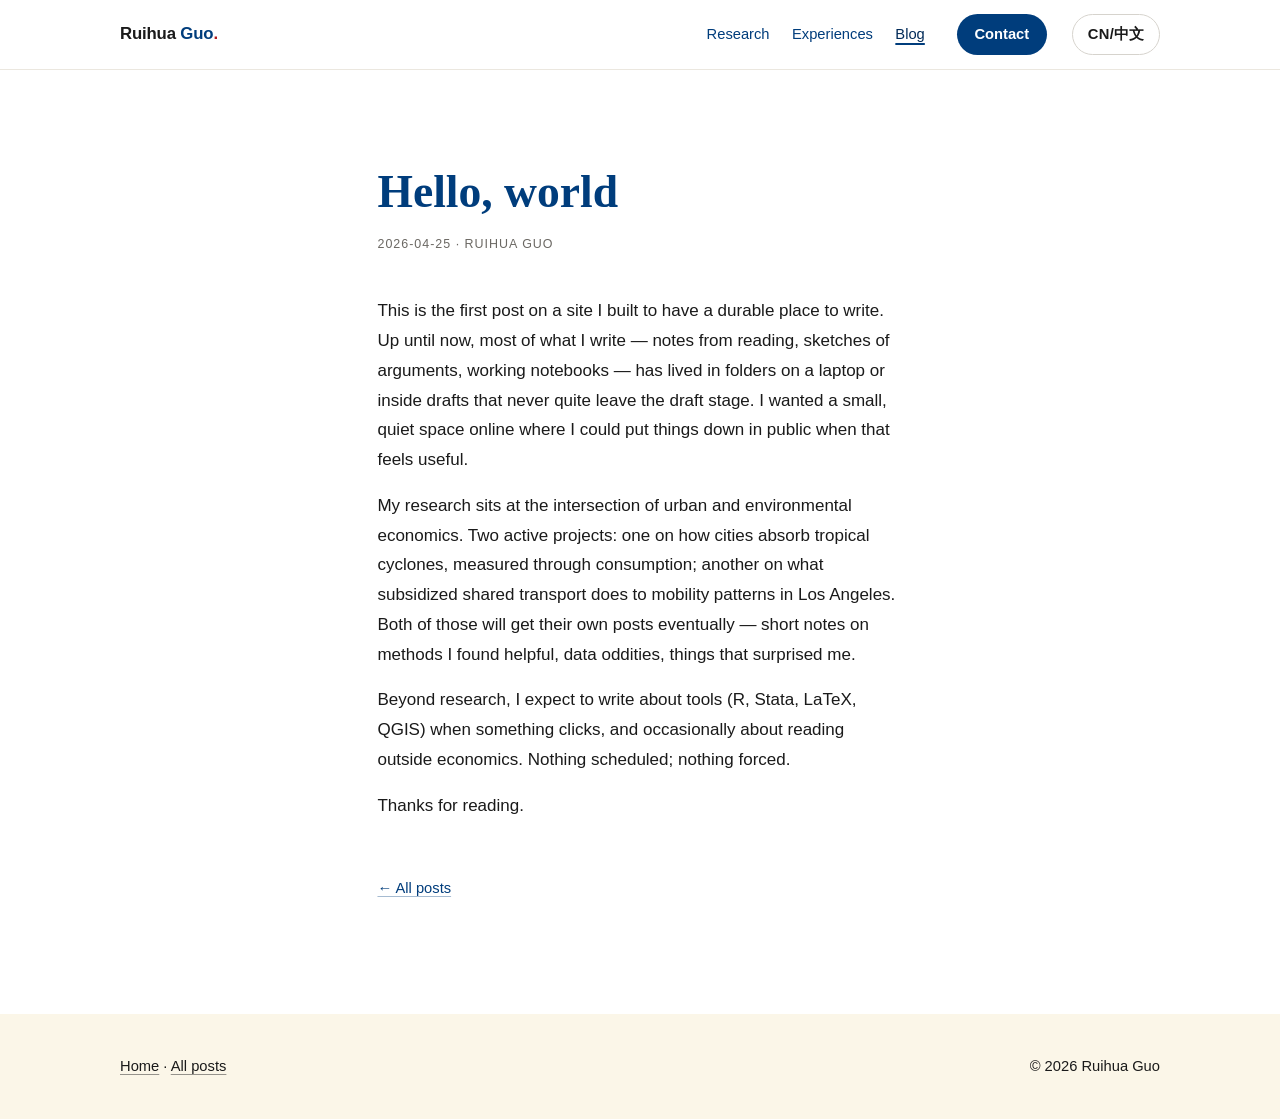
<file: blog/hello-world.html>
<!DOCTYPE html>
<html lang="en">
<head>
  <meta charset="UTF-8">
  <meta name="viewport" content="width=device-width, initial-scale=1.0">
  <title>Hello, world — Ruihua Guo</title>
  <meta name="description" content="A short note on why this site exists and what I plan to write here.">
  <meta name="robots" content="noindex, nofollow">
  <meta property="og:title" content="Hello, world">
  <meta property="og:description" content="A short note on why this site exists and what I plan to write here.">
  <meta property="og:type" content="article">
  <link rel="canonical" href="https://ryanckoon.github.io/blog/hello-world.html">
  <link rel="stylesheet" href="../stylesheet.css">
  <link rel="icon" type="image/png" href="../favicon/website.png">
</head>
<body>
  <a class="skip-link" href="#main">Skip to content</a>

  <nav class="site-nav" aria-label="Site navigation">
    <div class="site-nav-inner">
      <a href="../index.html" class="brand">Ruihua <span class="brand-last">Guo</span><span class="brand-mark">.</span></a>
      <div class="nav-links">
        <a href="../research.html">Research</a>
        <a href="../experiences.html">Experiences</a>
        <a href="index.html" aria-current="page">Blog</a>
      </div>
      <a href="../index.html#contact" class="nav-cta">Contact</a>
      <a href="../cn.html" class="lang-toggle" lang="zh-Hans" hreflang="zh-Hans" aria-label="切换到中文 (Switch to Chinese)">CN/中文</a>
    </div>
  </nav>

  <main id="main" class="post-main">

    <article class="post-article">
      <h1>Hello, world</h1>
      <p class="post-meta"><time datetime="2026-04-25">2026-04-25</time> &middot; Ruihua Guo</p>

      <p>This is the first post on a site I built to have a durable place to write. Up until now, most of what I write — notes from reading, sketches of arguments, working notebooks — has lived in folders on a laptop or inside drafts that never quite leave the draft stage. I wanted a small, quiet space online where I could put things down in public when that feels useful.</p>

      <p>My research sits at the intersection of urban and environmental economics. Two active projects: one on how cities absorb tropical cyclones, measured through consumption; another on what subsidized shared transport does to mobility patterns in Los Angeles. Both of those will get their own posts eventually — short notes on methods I found helpful, data oddities, things that surprised me.</p>

      <p>Beyond research, I expect to write about tools (R, Stata, LaTeX, QGIS) when something clicks, and occasionally about reading outside economics. Nothing scheduled; nothing forced.</p>

      <p>Thanks for reading.</p>

      <a href="index.html" class="back-home">&larr; All posts</a>
    </article>

  </main>

  <footer class="site-footer">
    <div class="site-footer-inner">
      <p><a href="../index.html">Home</a> &middot; <a href="index.html">All posts</a></p>
      <p>&copy; 2026 Ruihua Guo</p>
    </div>
  </footer>

  <script src="../site.js"></script>
</body>
</html>
</file>
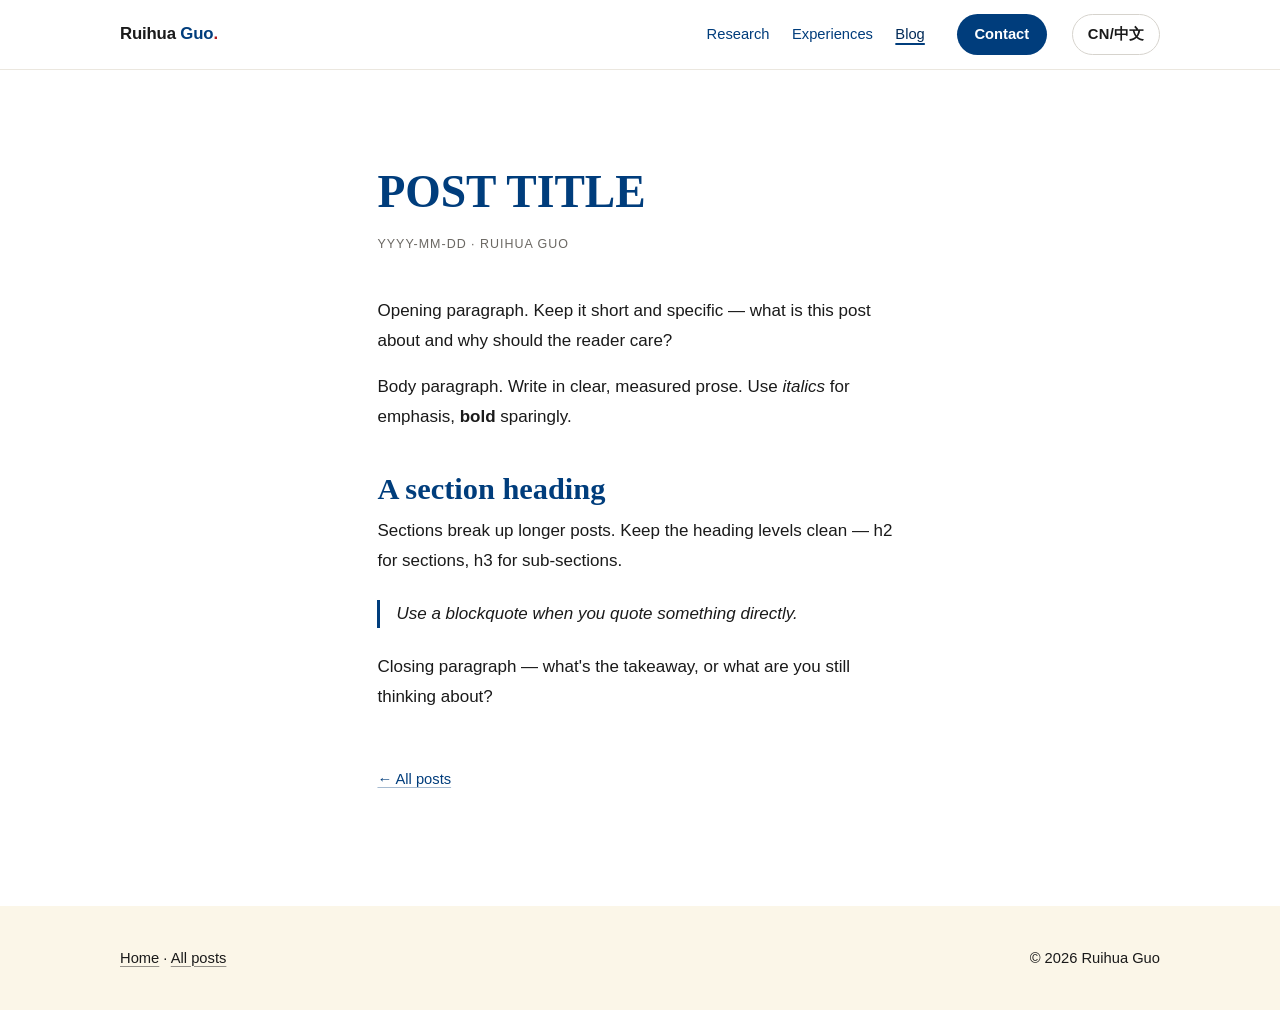
<file: blog/template.html>
<!DOCTYPE html>
<html lang="en">
<head>
  <meta charset="UTF-8">
  <meta name="viewport" content="width=device-width, initial-scale=1.0">
  <!-- EDIT: title, description, og:title, og:description. -->
  <title>POST TITLE — Ruihua Guo</title>
  <meta name="description" content="ONE-SENTENCE SUMMARY OF THE POST.">
  <!-- Remove the next line if you want this specific post indexed by search engines. -->
  <meta name="robots" content="noindex, nofollow">
  <meta property="og:title" content="POST TITLE">
  <meta property="og:description" content="ONE-SENTENCE SUMMARY OF THE POST.">
  <meta property="og:type" content="article">
  <!-- EDIT: change the canonical URL to match the post's filename. -->
  <link rel="canonical" href="https://ryanckoon.github.io/blog/POST-SLUG.html">
  <link rel="stylesheet" href="../stylesheet.css">
  <link rel="icon" type="image/png" href="../favicon/website.png">
</head>
<body>
  <a class="skip-link" href="#main">Skip to content</a>

  <nav class="site-nav" aria-label="Site navigation">
    <div class="site-nav-inner">
      <a href="../index.html" class="brand">Ruihua <span class="brand-last">Guo</span><span class="brand-mark">.</span></a>
      <div class="nav-links">
        <a href="../research.html">Research</a>
        <a href="../experiences.html">Experiences</a>
        <a href="index.html" aria-current="page">Blog</a>
      </div>
      <a href="../index.html#contact" class="nav-cta">Contact</a>
      <a href="../cn.html" class="lang-toggle" lang="zh-Hans" hreflang="zh-Hans" aria-label="切换到中文 (Switch to Chinese)">CN/中文</a>
    </div>
  </nav>

  <main id="main" class="post-main">

    <article class="post-article">
      <!-- EDIT: post title, date (YYYY-MM-DD), body. -->
      <h1>POST TITLE</h1>
      <p class="post-meta"><time datetime="YYYY-MM-DD">YYYY-MM-DD</time> &middot; Ruihua Guo</p>

      <p>Opening paragraph. Keep it short and specific — what is this post about and why should the reader care?</p>

      <p>Body paragraph. Write in clear, measured prose. Use <em>italics</em> for emphasis, <strong>bold</strong> sparingly.</p>

      <h2>A section heading</h2>
      <p>Sections break up longer posts. Keep the heading levels clean — h2 for sections, h3 for sub-sections.</p>

      <blockquote>Use a blockquote when you quote something directly.</blockquote>

      <p>Closing paragraph — what's the takeaway, or what are you still thinking about?</p>

      <a href="index.html" class="back-home">&larr; All posts</a>
    </article>

  </main>

  <footer class="site-footer">
    <div class="site-footer-inner">
      <p><a href="../index.html">Home</a> &middot; <a href="index.html">All posts</a></p>
      <p>&copy; 2026 Ruihua Guo</p>
    </div>
  </footer>

  <script src="../site.js"></script>
</body>
</html>
</file>
<file: stylesheet.css>
/* ============================================
   Ruihua Guo — Personal Site  (v2.0)
   Multi-page: home · research · experiences · blog · cn
   Full-bleed alternating sections · sans body
   bold serif coloured headings · scroll reveals
   ============================================ */

*, *::before, *::after {
  box-sizing: border-box;
  margin: 0;
  padding: 0;
}

:root {
  /* Neutrals */
  --color-bg:              #ffffff;
  --color-bg-warm:         #f8f7f4;   /* matches imgeorgewong.github.io --bg */
  --color-bg-plain:        #ffffff;   /* white stripe */
  --color-bg-translucent:  rgba(255, 255, 255, 0.94);
  --color-text:            #1a1a1a;
  --color-text-secondary:  #1a1a1a;
  --color-text-muted:      #6b6863;
  --color-border:          #ebe7df;
  --color-border-strong:   #d6d3cd;

  /* Institutional accents */
  --color-nus-blue:        #003D7C;
  --color-nus-blue-hover:  #002a58;
  --color-cornell-red:     #B31B1B;

  /* Typography */
  --font-body:          -apple-system, BlinkMacSystemFont, "Segoe UI", Roboto, "Helvetica Neue", Helvetica, Arial, sans-serif;
  --font-serif:         "Palatino Linotype", Palatino, "Book Antiqua", "TeX Gyre Pagella", Georgia, serif;
  --font-display-sans:  "Helvetica Neue", Helvetica, Arial, sans-serif;
  --font-label:         var(--font-body);
  /* Chinese page: Hiragino Sans GB W6 for the name, Songti for the intro, PingFang for labels */
  --font-zh-name:       "Hiragino Sans GB", "PingFang SC", "Noto Sans SC", "Microsoft YaHei", sans-serif;
  --font-zh-serif:      "Songti SC", "STSong", "Noto Serif SC", "Source Han Serif SC", "SimSun", serif;
  --font-zh-sans:       "PingFang SC", "Heiti SC", "Hiragino Sans GB", "Noto Sans SC", "Microsoft YaHei", sans-serif;

  --text-micro:     0.78rem;
  --text-small:     0.92rem;
  --text-body:      1.0625rem;  /* 17px sans reads ≈ 18px serif */
  --text-subtitle:  1.22rem;
  --text-section:   1.9rem;
  --text-display:   2.85rem;

  /* Spacing */
  --space-xs:   0.25rem;
  --space-sm:   0.5rem;
  --space-md:   1rem;
  --space-lg:   1.5rem;
  --space-xl:   2.5rem;
  --space-2xl:  3.5rem;
  --space-3xl:  5rem;

  /* Other */
  --radius-sm:  4px;
  --radius-md:  10px;
  --radius-lg:  16px;
  --transition: 200ms ease;

  /* Layout */
  --content-max:    1120px;
  --content-pad-x:  var(--space-xl);
}

/* --- Base --- */
html {
  font-size: 16px;
  scroll-behavior: smooth;
  -webkit-font-smoothing: antialiased;
  -moz-osx-font-smoothing: grayscale;
}

body {
  font-family: var(--font-body);
  font-size: var(--text-body);
  color: var(--color-text);
  background-color: var(--color-bg);
  line-height: 1.65;
  font-kerning: normal;
  text-rendering: optimizeLegibility;
}

h1, h2, h3, h4 {
  font-family: var(--font-serif);
  font-weight: 700;
  font-style: normal;
  line-height: 1.22;
  text-wrap: balance;
}

h2 {
  font-size: var(--text-section);
  color: var(--color-nus-blue);
}

h3 {
  font-size: var(--text-subtitle);
  color: var(--color-nus-blue-hover);
}

p {
  color: var(--color-text);
  margin-bottom: var(--space-sm);
}
p + p { margin-top: var(--space-sm); }

strong { font-weight: 600; color: var(--color-text); }
em     { font-style: italic; }

a {
  color: var(--color-nus-blue);
  text-decoration: underline;
  text-decoration-thickness: 1px;
  text-underline-offset: 0.18em;
  text-decoration-color: rgba(0, 61, 124, 0.35);
  transition: color var(--transition), text-decoration-color var(--transition);
}
a:hover {
  color: var(--color-nus-blue-hover);
  text-decoration-color: var(--color-nus-blue-hover);
}
a:focus-visible {
  outline: 2px solid var(--color-nus-blue);
  outline-offset: 2px;
  border-radius: var(--radius-sm);
}

ul, ol { list-style: none; }

.skip-link {
  position: absolute;
  left: -9999px;
  top: 0;
  padding: 0.5rem 1rem;
  background: var(--color-text);
  color: #fff;
  text-decoration: none;
  z-index: 100;
}
.skip-link:focus { left: 1rem; top: 1rem; }

/* --- Full-bleed band system ---
   Hero, every <section>, contact, nav, footer all span 100% of the
   viewport. Inner content is constrained to var(--content-max) via
   the matching *-inner wrapper. */
.site-nav,
.hero,
.section,
.contact,
.site-footer { width: 100%; }

.site-nav-inner,
.hero-inner,
.section-inner,
.contact-inner,
.site-footer-inner {
  max-width: var(--content-max);
  margin: 0 auto;
  padding: 0 var(--content-pad-x);
}

.section,
.contact {
  padding-top: var(--space-2xl);
  padding-bottom: var(--space-2xl);
  scroll-margin-top: 4.5rem;
}

.section--warm,
.contact--warm { background: var(--color-bg-warm); }
.section--plain { background: var(--color-bg-plain); }

/* --- Sticky top header --- */
.site-nav {
  position: sticky;
  top: 0;
  z-index: 20;
  background: var(--color-bg-translucent);
  backdrop-filter: saturate(140%) blur(10px);
  -webkit-backdrop-filter: saturate(140%) blur(10px);
  border-bottom: 1px solid var(--color-border);
}
.site-nav-inner {
  display: flex;
  align-items: baseline;
  gap: var(--space-md);
  padding-top: 0.9rem;
  padding-bottom: 0.9rem;
}
.site-nav .brand {
  font-family: var(--font-display-sans);
  font-weight: 700;
  font-size: 1.05rem;
  letter-spacing: -0.01em;
  color: var(--color-text);
  text-decoration: none;
  flex-shrink: 0;
  white-space: nowrap;
}
.site-nav .brand:hover { color: var(--color-nus-blue-hover); }
.site-nav .brand .brand-last { color: var(--color-nus-blue); }
.site-nav .brand .brand-mark { color: var(--color-cornell-red); font-weight: 700; }
.site-nav .nav-links {
  display: flex;
  gap: 1.4rem;
  margin-left: auto;
  font-size: var(--text-small);
  overflow-x: auto;
  scrollbar-width: none;
  -ms-overflow-style: none;
  min-width: 0;
}
.site-nav .nav-links::-webkit-scrollbar { display: none; }
.site-nav .nav-links a {
  color: var(--color-nus-blue);
  text-decoration: none;
  white-space: nowrap;
  flex-shrink: 0;
  transition: color var(--transition), text-decoration-color var(--transition);
}
.site-nav .nav-links a:hover {
  color: var(--color-nus-blue-hover);
  text-decoration: underline;
  text-decoration-thickness: 1px;
  text-underline-offset: 0.25em;
}
.site-nav .nav-links a[aria-current] {
  color: var(--color-nus-blue-hover);
  text-decoration: underline;
  text-decoration-thickness: 2px;
  text-underline-offset: 0.3em;
  text-decoration-color: var(--color-nus-blue);
}

/* CTA pill in the header — opens the Contact section */
.site-nav .nav-cta {
  display: inline-flex;
  align-items: center;
  padding: 0.5rem 1.1rem;
  border-radius: 999px;
  background: var(--color-nus-blue);
  color: #ffffff;
  font-family: var(--font-body);
  font-size: var(--text-small);
  font-weight: 600;
  text-decoration: none;
  flex-shrink: 0;
  margin-left: var(--space-md);
  white-space: nowrap;
  transition: background var(--transition), transform var(--transition);
}
.site-nav .nav-cta:hover {
  background: var(--color-nus-blue-hover);
  color: #ffffff;
  text-decoration: none;
  transform: translateY(-1px);
}

/* Language toggle — outlined pill at the far right (CN/中文 ↔ EN/英文) */
.site-nav .lang-toggle {
  display: inline-flex;
  align-items: center;
  padding: calc(0.5rem - 1px) 0.9rem;
  border: 1px solid var(--color-border-strong);
  border-radius: 999px;
  color: var(--color-text);
  font-family: var(--font-body), var(--font-zh-sans);
  font-size: var(--text-small);
  font-weight: 600;
  letter-spacing: 0.02em;
  text-decoration: none;
  white-space: nowrap;
  flex-shrink: 0;
  margin-left: 0.6rem;
  transition: border-color var(--transition), color var(--transition), background var(--transition);
}
.site-nav .lang-toggle:hover {
  border-color: var(--color-cornell-red);
  color: var(--color-cornell-red);
  text-decoration: none;
}
.site-nav .lang-toggle--solo { margin-left: auto; }

/* --- Hero (two-column, photo on the right, larger) --- */
.hero {
  background: var(--color-bg-plain);
  padding-top: var(--space-3xl);
  padding-bottom: var(--space-3xl);
}
.hero-inner {
  display: flex;
  align-items: flex-start;
  gap: var(--space-2xl);
}
.hero-text { flex: 1; min-width: 0; }
.hero-photo {
  flex-shrink: 0;
  width: 320px;
}
.hero-cta {
  display: flex;
  flex-direction: column;
  gap: 0.55rem;
  margin-top: var(--space-md);
}
.hero-cta .btn {
  justify-content: center;
  width: 100%;
  padding: 0.6rem 1.1rem;
  font-size: var(--text-small);
}
/* Landscape 4:3 crop (matches the photos' native ratio). Per-photo
   object-position is set by the rotator in site.js so faces stay in frame. */
.profile-swap {
  display: block;
  width: 100%;
  padding: 0;
  border: 0;
  background: none;
  cursor: pointer;
  border-radius: var(--radius-md);
  transition: opacity 180ms ease, transform var(--transition);
}
.profile-swap:hover { transform: translateY(-2px); }
.profile-swap:focus-visible {
  outline: 2px solid var(--color-nus-blue);
  outline-offset: 3px;
}
.profile-swap--fading { opacity: 0; }
.profile-img {
  width: 100%;
  height: auto;
  aspect-ratio: 4 / 3;
  display: block;
  object-fit: cover;
  border-radius: var(--radius-md);
  background: var(--color-border-strong);
  box-shadow: 0 1px 0 var(--color-border-strong),
              0 28px 60px -32px rgba(0, 0, 0, 0.24);
}

.name {
  font-family: var(--font-display-sans);
  font-size: var(--text-display);
  font-weight: 700;
  font-style: normal;
  letter-spacing: -0.025em;
  line-height: 1.02;
  margin-bottom: var(--space-md);
  color: #000;
}
.name-typed { white-space: pre; }
.name .name-last { color: var(--color-nus-blue); }

/* Smaller grey honorific that sits ahead of the name */
.name-prefix {
  display: inline-block;
  font-size: 0.34em;
  font-weight: 500;
  color: var(--color-text-muted);
  letter-spacing: 0.04em;
  vertical-align: 0.95em;
  margin-right: 0.45em;
}

.name-caret {
  display: inline-block;
  width: 0.06em;
  height: 0.9em;
  background: #000;
  margin-left: 0.06em;
  transform: translateY(0.05em);
  animation: name-caret-blink 1s steps(2, end) infinite;
}
.name-caret--done {
  animation: none;
  opacity: 0;
  transition: opacity 280ms ease;
}
@keyframes name-caret-blink {
  0%, 50%        { opacity: 1; }
  50.01%, 100%   { opacity: 0; }
}
.name .mark {
  color: var(--color-cornell-red);
  font-style: normal;
  font-weight: 700;
  margin-left: 0.02em;
  transition: opacity 280ms ease;
}
.name .mark--hidden  { opacity: 0; }
.name .mark--visible { opacity: 1; }

.hero-rule {
  width: 3rem;
  height: 2px;
  background: var(--color-nus-blue);
  margin: var(--space-md) 0 var(--space-lg);
  border: 0;
}

.bio {
  font-size: var(--text-body);
  line-height: 1.7;
  color: var(--color-text);
  margin-bottom: var(--space-md);
  max-width: 74ch;
}

/* The original 5-row info list — Program / Dept / Office / Email / Pronouns */
.info-list {
  list-style: none;
  padding: 0;
  margin-top: var(--space-md);
  border-top: 1px solid var(--color-border);
}
.info-list li {
  display: flex;
  align-items: baseline;
  gap: var(--space-md);
  font-size: var(--text-small);
  color: var(--color-text);
  padding: 0.55rem 0;
  border-bottom: 1px solid var(--color-border);
}
.info-label {
  font-family: var(--font-label);
  font-size: var(--text-micro);
  font-weight: 600;
  text-transform: uppercase;
  letter-spacing: 0.1em;
  color: var(--color-text-muted);
  min-width: 6rem;
  flex-shrink: 0;
}

/* --- Section headings & intros --- */
.section-title { margin-bottom: var(--space-lg); }

.section-intro {
  font-size: var(--text-body);
  color: var(--color-text);
  margin-bottom: var(--space-lg);
  max-width: 70ch;
  line-height: 1.7;
}

/* Research interests — bigger chip row (v1.8.1) */
.interests-list {
  display: flex;
  flex-wrap: wrap;
  gap: 0.55rem;
  margin-bottom: 0;
}
/* Selector includes .section so it outranks .section--plain .chip / .section--warm .chip */
.section .interests-list .chip {
  font-size: 1rem;
  padding: 0.5rem 1.1rem;
  letter-spacing: 0;
  font-weight: 500;
  background: #CA5F5F;        /* Cornell red #B31B1B blended 70/30 with white */
  color: #ffffff;
  border-color: #CA5F5F;
}

/* --- News list --- */
.news-list li {
  font-size: var(--text-small);
  color: var(--color-text);
  padding: 0.75rem 0;
  border-bottom: 1px solid var(--color-border);
  line-height: 1.55;
  display: flex;
  flex-wrap: wrap;
  align-items: baseline;
  gap: 0 var(--space-sm);
}
.news-list li:last-child { border-bottom: 0; }
.news-list time {
  font-family: var(--font-label);
  font-size: var(--text-micro);
  color: var(--color-text-muted);
  font-variant-numeric: tabular-nums;
  margin-left: auto;
  flex-shrink: 0;
}

/* --- Teaching groups --- */
.teaching-group {
  padding: var(--space-md) 0;
  border-bottom: 1px solid var(--color-border);
}
.teaching-group:last-child { border-bottom: 0; }
.teaching-group h3 { margin-bottom: 0.5rem; }
.teaching-group .timeline-sub { margin-top: 0; }

/* --- Timeline --- */
.timeline { display: flex; flex-direction: column; }

.timeline-item {
  display: flex;
  align-items: flex-start;
  gap: var(--space-lg);
  padding: var(--space-md) 0;
  border-bottom: 1px solid var(--color-border);
}
.timeline-item:last-child { border-bottom: 0; }

.timeline-logo {
  flex-shrink: 0;
  width: 56px;
  height: 56px;
  object-fit: contain;
  margin-top: 0.2rem;
}

.timeline-content { flex: 1; min-width: 0; }
.timeline-content h3 { margin-bottom: 0.1rem; }

.timeline-role {
  font-size: var(--text-body);
  color: var(--color-text);
  margin-bottom: 0.1rem;
}
.timeline-detail {
  font-size: var(--text-small);
  color: var(--color-text-muted);
  font-style: italic;
}
.timeline-date {
  font-family: var(--font-label);
  font-size: var(--text-micro);
  color: var(--color-text-muted);
  font-variant-numeric: tabular-nums;
  flex-shrink: 0;
  letter-spacing: 0.04em;
  padding-top: 0.3rem;
}
.timeline-sub {
  margin-top: 0.35rem;
  padding-left: 0;
}
.timeline-sub li {
  font-size: var(--text-small);
  color: var(--color-text);
  line-height: 1.55;
  padding: 0.1rem 0;
}

/* --- Works in progress --- */
.pub-list { display: flex; flex-direction: column; gap: var(--space-lg); }

.pub {
  display: flex;
  align-items: flex-start;
  gap: var(--space-lg);
  padding-bottom: var(--space-md);
  border-bottom: 1px solid var(--color-border);
}
.pub:last-child { border-bottom: 0; }

.pub-image {
  flex-shrink: 0;
  align-self: flex-start;
  width: 320px;
  height: auto;
  max-height: 380px;
  object-fit: contain;
  border: 1px solid var(--color-border);
  border-radius: var(--radius-sm);
  background: var(--color-bg);
  padding: 4px;
  margin-top: 0.3rem;
}
.pub-image--placeholder {
  background: var(--color-border-light, #efede8);
  border: 1px dashed var(--color-border-strong);
  display: flex;
  align-items: center;
  justify-content: center;
  font-family: var(--font-label);
  font-size: var(--text-micro);
  text-transform: uppercase;
  letter-spacing: 0.08em;
  color: var(--color-text-muted);
}

.pub-content { flex: 1; min-width: 0; }
.pub-title {
  font-size: var(--text-subtitle);
  line-height: 1.3;
  margin-bottom: 0.35rem;
  text-wrap: pretty;
}
.pub-authors, .pub-venue {
  font-size: var(--text-small);
  color: var(--color-text);
  line-height: 1.55;
  margin-bottom: 0.2rem;
}
.pub-venue { color: var(--color-text-muted); }
.pub-note { color: var(--color-text-muted); font-size: var(--text-micro); margin-left: 0.4rem; }

.pub-award, .award-mark {
  display: inline-block;
  font-family: var(--font-label);
  font-size: var(--text-micro);
  text-transform: uppercase;
  letter-spacing: 0.08em;
  color: var(--color-cornell-red);
  border: 1px solid var(--color-cornell-red);
  padding: 0.15rem 0.5rem;
  border-radius: var(--radius-sm);
  margin-top: 0.35rem;
}

.pub-toggle { margin-top: 0.4rem; font-size: var(--text-small); }
.pub-toggle summary {
  cursor: pointer;
  color: var(--color-nus-blue);
  font-weight: 600;
  width: fit-content;
}
.pub-toggle summary:hover { color: var(--color-nus-blue-hover); }
.pub-toggle[open] summary { margin-bottom: 0.4rem; }
.pub-toggle p {
  color: var(--color-text);
  line-height: 1.6;
  padding: 0.35rem 0 0.1rem 1rem;
  border-left: 2px solid var(--color-border);
}

/* --- Chip --- */
.chip {
  display: inline-block;
  font-family: var(--font-label);
  font-size: var(--text-micro);
  color: var(--color-text);
  background: #ffffff;
  border: 1px solid var(--color-border-strong);
  border-radius: 999px;
  padding: 0.22rem 0.7rem;
  letter-spacing: 0.02em;
  white-space: nowrap;
  line-height: 1.4;
}
.section--warm .chip { background: #ffffff; }
.section--plain .chip { background: var(--color-bg-warm); }

/* --- Contact (two-column form, v1.8.1) --- */
.contact { background: var(--color-bg-plain); }

.contact-grid {
  display: grid;
  grid-template-columns: 1fr 1fr;
  gap: var(--space-2xl);
  align-items: start;
}
.contact-left {
  display: flex;
  flex-direction: column;
  gap: var(--space-md);
}
.contact-intro {
  font-family: var(--font-body);
  font-size: 1.05rem;
  line-height: 1.55;
  font-weight: 600;
  color: var(--color-text);
  max-width: 38ch;
  margin: 0;
}
.contact-sub {
  font-size: var(--text-body);
  color: var(--color-text);
  margin: 0;
  max-width: 38ch;
}
.contact-left .contact-note {
  font-size: var(--text-small);
  color: var(--color-text-muted);
  margin: 0;
}
.contact-left .contact-note strong {
  color: var(--color-text);
  font-weight: 600;
}

.contact-form {
  display: flex;
  flex-direction: column;
  gap: var(--space-md);
  background: #ffffff;
  border: 1px solid var(--color-border);
  border-radius: var(--radius-md);
  padding: var(--space-lg);
}
.contact-form label {
  display: flex;
  flex-direction: column;
  gap: 0.35rem;
}
.form-label {
  font-family: var(--font-label);
  font-size: var(--text-micro);
  font-weight: 600;
  text-transform: uppercase;
  letter-spacing: 0.1em;
  color: var(--color-text-muted);
}
.contact-form input,
.contact-form textarea {
  font-family: var(--font-body);
  font-size: var(--text-body);
  color: var(--color-text);
  background: #ffffff;
  border: 1px solid var(--color-border-strong);
  border-radius: var(--radius-sm);
  padding: 0.65rem 0.85rem;
  width: 100%;
  transition: border-color var(--transition), box-shadow var(--transition);
}
.contact-form input:focus,
.contact-form textarea:focus {
  outline: none;
  border-color: var(--color-nus-blue);
  box-shadow: 0 0 0 3px rgba(0, 61, 124, 0.15);
}
.contact-form textarea {
  resize: vertical;
  min-height: 140px;
  line-height: 1.55;
}
.contact-form .btn { align-self: flex-start; }
/* Honeypot — visually hidden but reachable by bots that auto-fill every field */
.contact-form .botcheck {
  position: absolute;
  left: -9999px;
  width: 1px;
  height: 1px;
  opacity: 0;
}
.form-status {
  font-size: var(--text-small);
  color: var(--color-text-muted);
  min-height: 1.2em;
  margin: 0;
}
.form-status[data-state="ok"]    { color: var(--color-nus-blue); }
.form-status[data-state="error"] { color: var(--color-cornell-red); }
.btn {
  display: inline-flex;
  align-items: center;
  gap: 0.4rem;
  padding: 0.78rem 1.4rem;
  border-radius: 999px;
  font-family: var(--font-body);
  font-weight: 600;
  font-size: var(--text-body);
  text-decoration: none;
  border: 1px solid transparent;
  transition: background var(--transition),
              color var(--transition),
              transform var(--transition),
              border-color var(--transition);
}
.btn-primary {
  background: var(--color-nus-blue);
  color: #fff;
}
.btn-primary:hover {
  background: var(--color-nus-blue-hover);
  color: #fff;
  transform: translateY(-1px);
  text-decoration: none;
}
.btn-ghost {
  background: transparent;
  color: var(--color-nus-blue);
  border-color: var(--color-border-strong);
}
.btn-ghost:hover {
  border-color: var(--color-nus-blue);
  color: var(--color-nus-blue-hover);
  text-decoration: none;
}
.btn-outline {
  background: transparent;
  color: var(--color-nus-blue);
  border: 1px solid var(--color-nus-blue);
}
.btn-outline:hover {
  background: var(--color-nus-blue);
  color: #ffffff;
  text-decoration: none;
  transform: translateY(-1px);
}
.contact-note {
  font-size: var(--text-small);
  color: var(--color-text-muted);
}
.contact-social {
  display: flex;
  flex-wrap: wrap;
  gap: 0.4rem 1.25rem;
  font-size: var(--text-body);
}

/* --- Footer ---
   Soft yellow band (matches the earlier section-stripe warm). */
.site-footer {
  background: #fbf6e8;
  color: var(--color-text);
  padding: var(--space-xl) 0;
  margin-top: 0;
}
.site-footer-inner {
  display: flex;
  justify-content: space-between;
  flex-wrap: wrap;
  gap: var(--space-sm);
  font-size: var(--text-small);
}
.site-footer p { color: var(--color-text); margin: 0; }
.site-footer a {
  color: var(--color-text);
  text-decoration-color: rgba(26, 26, 26, 0.45);
}
.site-footer a:hover {
  color: #000000;
  text-decoration-color: #000000;
}

/* --- Reveal-on-scroll ---
   Used on per-item elements (each news <li>, .timeline-item, .pub, etc.)
   so items rise individually as you scroll rather than whole blocks. */
.reveal {
  opacity: 0;
  transform: translateY(36px);
  transition: opacity 550ms cubic-bezier(0.2, 0.7, 0.2, 1),
              transform 550ms cubic-bezier(0.2, 0.7, 0.2, 1);
  will-change: opacity, transform;
}
.reveal--visible {
  opacity: 1;
  transform: none;
}

.post-article {
  max-width: 64ch;
  margin: 0 auto;
  padding: var(--space-2xl) var(--content-pad-x);
}
.post-article h1 {
  font-family: var(--font-serif);
  font-weight: 700;
  font-size: var(--text-display);
  line-height: 1.15;
  margin-bottom: var(--space-md);
  color: var(--color-nus-blue);
}
.post-article .post-meta {
  font-family: var(--font-label);
  font-size: var(--text-micro);
  text-transform: uppercase;
  letter-spacing: 0.08em;
  color: var(--color-text-muted);
  margin-bottom: var(--space-xl);
}
.post-article p { margin-bottom: var(--space-md); line-height: 1.75; }
.post-article h2 { margin: var(--space-xl) 0 var(--space-sm); }
.post-article h3 { margin: var(--space-lg) 0 var(--space-sm); }
.post-article blockquote {
  margin: var(--space-lg) 0;
  padding-left: var(--space-md);
  border-left: 3px solid var(--color-nus-blue);
  color: var(--color-text);
  font-style: italic;
}

.back-home {
  display: inline-block;
  margin-top: var(--space-xl);
  font-size: var(--text-small);
}

/* --- Eyebrow label (small uppercase kicker above titles) --- */
.eyebrow {
  font-family: var(--font-label);
  font-size: var(--text-micro);
  font-weight: 700;
  text-transform: uppercase;
  letter-spacing: 0.16em;
  color: var(--color-cornell-red);
  margin-bottom: var(--space-sm);
}
.eyebrow-num {
  display: inline-block;
  color: var(--color-text-muted);
  margin-right: 0.6em;
  padding-right: 0.7em;
  border-right: 1px solid var(--color-border-strong);
  font-variant-numeric: tabular-nums;
}

/* --- Explore tiles (home → three pages) ---
   Hairline-bordered grid; each tile fills NUS blue on hover. Structure
   borrowed from fanyi-vicky.com's .profile-links / .media-talk-jump. */
.explore-grid {
  display: grid;
  grid-template-columns: repeat(3, minmax(0, 1fr));
  border: 1px solid var(--color-border-strong);
  border-radius: var(--radius-md);
  overflow: hidden;
  background: #ffffff;
}
.explore-tile {
  position: relative;
  display: flex;
  flex-direction: column;
  gap: 0.55rem;
  min-height: 15rem;
  padding: var(--space-lg) var(--space-lg) var(--space-xl);
  color: var(--color-text);
  text-decoration: none;
  border-right: 1px solid var(--color-border-strong);
  transition: background 260ms ease, color 260ms ease;
}
.explore-tile:last-child { border-right: 0; }
.explore-tile::before {
  /* Cornell-red top rule that grows in on hover */
  content: "";
  position: absolute;
  left: 0; top: 0;
  height: 3px;
  width: 0;
  background: var(--color-cornell-red);
  transition: width 320ms cubic-bezier(0.2, 0.7, 0.2, 1);
}
.explore-num {
  font-family: var(--font-serif);
  font-size: 0.95rem;
  font-weight: 700;
  color: var(--color-text-muted);
  font-variant-numeric: tabular-nums;
  letter-spacing: 0.06em;
  transition: color 260ms ease;
}
.explore-title {
  font-family: var(--font-serif);
  font-size: 1.6rem;
  font-weight: 700;
  line-height: 1.15;
  color: var(--color-nus-blue);
  margin-top: auto;
  transition: color 260ms ease;
}
.explore-desc {
  font-size: var(--text-small);
  line-height: 1.55;
  color: var(--color-text);
  max-width: 32ch;
  transition: color 260ms ease;
}
.explore-tags {
  font-family: var(--font-label);
  font-size: var(--text-micro);
  font-weight: 600;
  text-transform: uppercase;
  letter-spacing: 0.1em;
  color: var(--color-text-muted);
  transition: color 260ms ease;
}
.explore-arrow {
  position: absolute;
  right: var(--space-lg);
  top: var(--space-lg);
  font-size: 1.35rem;
  line-height: 1;
  color: var(--color-nus-blue);
  transition: transform 260ms ease, color 260ms ease;
}
.explore-tile:hover,
.explore-tile:focus-visible {
  background: var(--color-nus-blue);
  color: #ffffff;
  text-decoration: none;
}
.explore-tile:focus-visible { outline: 2px solid var(--color-cornell-red); outline-offset: -2px; border-radius: 0; }
.explore-tile:hover::before,
.explore-tile:focus-visible::before { width: 100%; }
.explore-tile:hover .explore-title,
.explore-tile:hover .explore-desc,
.explore-tile:hover .explore-arrow,
.explore-tile:focus-visible .explore-title,
.explore-tile:focus-visible .explore-desc,
.explore-tile:focus-visible .explore-arrow { color: #ffffff; }
.explore-tile:hover .explore-num,
.explore-tile:hover .explore-tags,
.explore-tile:focus-visible .explore-num,
.explore-tile:focus-visible .explore-tags { color: rgba(255, 255, 255, 0.72); }
.explore-tile:hover .explore-arrow { transform: translateX(4px); }

/* --- Sub-page hero (Research / Experiences / Blog) --- */
.page-hero {
  width: 100%;
  background: var(--color-bg-warm);
  border-bottom: 1px solid var(--color-border);
  padding: var(--space-3xl) 0 var(--space-2xl);
}
.page-hero-inner {
  max-width: var(--content-max);
  margin: 0 auto;
  padding: 0 var(--content-pad-x);
}
.page-title {
  font-family: var(--font-serif);
  font-size: clamp(2.4rem, 5vw, 3.6rem);
  font-weight: 700;
  letter-spacing: -0.02em;
  line-height: 1.05;
  color: var(--color-nus-blue);
  margin-bottom: var(--space-lg);
}
.page-title .mark { color: var(--color-cornell-red); }
.page-intro {
  max-width: 72ch;
  padding-left: var(--space-lg);
  border-left: 2px solid var(--color-nus-blue);
}
.page-intro p {
  font-size: var(--text-body);
  line-height: 1.75;
  margin: 0 0 var(--space-md);
}
.page-intro p:first-child {
  font-size: 1.2rem;
  line-height: 1.6;
  font-weight: 500;
}
/* Paragraphs after the lead: smaller and lighter so the lead reads first */
.page-intro p:not(:first-child) {
  font-size: 0.98rem;
  font-weight: 300;
  line-height: 1.8;
  color: #3d3a36;
}
.page-intro p:last-child { margin-bottom: 0; }

/* On-page jump links — bordered strip under the intro */
.page-jump {
  display: grid;
  grid-template-columns: repeat(2, minmax(0, 1fr));
  margin-top: var(--space-xl);
  max-width: 44rem;
  border: 1px solid var(--color-border-strong);
  border-radius: var(--radius-md);
  overflow: hidden;
  background: rgba(255, 255, 255, 0.7);
}
.page-jump--3 { grid-template-columns: repeat(3, minmax(0, 1fr)); max-width: 56rem; }
.page-jump a {
  display: flex;
  align-items: baseline;
  gap: 0.6rem;
  padding: 0.85rem 1rem;
  font-size: var(--text-small);
  font-weight: 600;
  color: var(--color-nus-blue);
  text-decoration: none;
  border-right: 1px solid var(--color-border-strong);
  transition: background var(--transition), color var(--transition);
}
.page-jump a:last-child { border-right: 0; }
.page-jump a span {
  font-family: var(--font-serif);
  font-size: var(--text-micro);
  color: var(--color-text-muted);
  transition: color var(--transition);
}
.page-jump a:hover {
  background: var(--color-nus-blue);
  color: #ffffff;
}
.page-jump a:hover span { color: rgba(255, 255, 255, 0.72); }

/* --- Pager (next page link at the foot of each sub-page) --- */
.pager {
  width: 100%;
  border-top: 1px solid var(--color-border);
  background: var(--color-bg-plain);
}
.pager-inner {
  max-width: var(--content-max);
  margin: 0 auto;
  padding: var(--space-xl) var(--content-pad-x);
  display: flex;
  justify-content: space-between;
  align-items: flex-end;
  gap: var(--space-lg);
}
.pager-link {
  display: flex;
  flex-direction: column;
  align-items: flex-end;
  gap: 0.2rem;
  text-decoration: none;
}
.pager-label {
  font-family: var(--font-label);
  font-size: var(--text-micro);
  font-weight: 700;
  text-transform: uppercase;
  letter-spacing: 0.16em;
  color: var(--color-text-muted);
}
.pager-title {
  font-family: var(--font-serif);
  font-size: 1.5rem;
  font-weight: 700;
  color: var(--color-nus-blue);
  transition: transform var(--transition);
}
.pager-link:hover .pager-title { transform: translateX(4px); }
/* "← Homepage" sits bottom-left; Next (if any) stays right */
.pager-link--home { align-items: flex-start; margin-right: auto; }
.pager-link--home:hover .pager-title { transform: translateX(-4px); }

/* --- Back-to-top floating button (sub-pages) ---
   Fixed bottom-right; fades in once you scroll past the first screenful
   (toggle in site.js). */
.back-to-top {
  position: fixed;
  right: clamp(1rem, 3vw, 2rem);
  bottom: clamp(1rem, 3vw, 2rem);
  z-index: 30;
  display: inline-flex;
  flex-direction: column;
  align-items: center;
  justify-content: center;
  gap: 0.05rem;
  width: 3rem;
  height: 3rem;
  border-radius: 999px;
  background: var(--color-nus-blue);
  color: #ffffff;
  text-decoration: none;
  line-height: 1;
  box-shadow: 0 10px 24px -12px rgba(0, 61, 124, 0.6);
  opacity: 0;
  visibility: hidden;
  transform: translateY(8px);
  transition: opacity 220ms ease, transform 220ms ease, visibility 0s linear 220ms, background var(--transition);
}
.back-to-top span:first-child { font-size: 1rem; font-weight: 700; }
.back-to-top-label {
  font-family: var(--font-label);
  font-size: 0.6rem;
  font-weight: 700;
  text-transform: uppercase;
  letter-spacing: 0.1em;
}
.back-to-top--visible {
  opacity: 1;
  visibility: visible;
  transform: none;
  transition: opacity 220ms ease, transform 220ms ease, visibility 0s, background var(--transition);
}
.back-to-top:hover {
  background: var(--color-nus-blue-hover);
  color: #ffffff;
  text-decoration: none;
  transform: translateY(-2px);
}
.back-to-top:focus-visible { outline: 2px solid var(--color-cornell-red); outline-offset: 3px; }

/* --- Blog index: post cards --- */
.post-list { display: flex; flex-direction: column; gap: var(--space-md); }
.post-card {
  position: relative;
  display: grid;
  grid-template-columns: 8rem 1fr;
  gap: 0.25rem var(--space-lg);
  padding: var(--space-lg) 3.5rem var(--space-lg) var(--space-lg);
  border: 1px solid var(--color-border);
  border-radius: var(--radius-md);
  background: #ffffff;
  color: var(--color-text);
  text-decoration: none;
  transition: border-color var(--transition), box-shadow var(--transition), transform var(--transition);
}
.post-card:hover {
  border-color: var(--color-nus-blue);
  box-shadow: 0 18px 40px -28px rgba(0, 61, 124, 0.45);
  transform: translateY(-2px);
  text-decoration: none;
}
.post-card .post-date {
  grid-row: span 2;
  font-family: var(--font-label);
  font-size: var(--text-micro);
  color: var(--color-text-muted);
  font-variant-numeric: tabular-nums;
  letter-spacing: 0.04em;
  padding-top: 0.45rem;
}
.post-card .post-title {
  font-family: var(--font-serif);
  font-size: var(--text-subtitle);
  font-weight: 700;
  color: var(--color-nus-blue);
  line-height: 1.3;
}
.post-card .post-summary {
  font-size: var(--text-small);
  color: var(--color-text);
}
.post-card .post-arrow {
  position: absolute;
  right: var(--space-lg);
  top: 50%;
  transform: translateY(-50%);
  font-size: 1.25rem;
  color: var(--color-nus-blue);
  transition: transform var(--transition);
}
.post-card:hover .post-arrow { transform: translate(4px, -50%); }

.post-main { padding: var(--space-xl) 0 var(--space-2xl); }

/* --- Chinese page --- */
.lang-zh {
  font-family: var(--font-zh-sans);
}
.lang-zh [lang="en"] { font-family: var(--font-body); }
.lang-zh .bio {
  font-family: var(--font-zh-serif);
  font-size: 1.08rem;
  line-height: 1.95;
  letter-spacing: 0.02em;
  max-width: 40em;
  text-align: justify;
}
.lang-zh .info-label {
  font-family: var(--font-zh-sans);
  letter-spacing: 0.12em;
  font-size: var(--text-small);
}
.hero--zh { padding-bottom: var(--space-3xl); }
.hero--zh .hero-inner { justify-content: center; }
.hero--zh .hero-text { max-width: 46rem; }
.name--zh {
  font-family: var(--font-zh-name);
  font-weight: 700;   /* Hiragino Sans GB W6; PingFang SC falls back to Semibold */
  letter-spacing: 0.08em;
  margin-bottom: 0.4rem;
}
.name-sub {
  font-family: var(--font-display-sans);
  font-size: var(--text-small);
  font-weight: 600;
  text-transform: uppercase;
  letter-spacing: 0.16em;
  color: var(--color-text-muted);
  margin-bottom: var(--space-lg);
}

/* --- Responsive --- */
@media (max-width: 880px) {
  :root { --content-pad-x: var(--space-lg); }
  .hero-inner { flex-direction: column-reverse; gap: var(--space-lg); }
  .hero-photo { width: 320px; align-self: flex-start; }
  .pub { flex-direction: column; gap: var(--space-md); }
  .pub-image { width: 100%; height: auto; max-height: none; }
  .contact-grid { grid-template-columns: 1fr; gap: var(--space-lg); }
  .explore-grid { grid-template-columns: 1fr; }
  .explore-tile { min-height: 0; border-right: 0; border-bottom: 1px solid var(--color-border-strong); }
  .explore-tile:last-child { border-bottom: 0; }
  .explore-title { margin-top: var(--space-sm); }
  /* Narrow viewports: CTA loses its pill so it folds in with the other nav links */
  .site-nav .nav-cta {
    background: transparent;
    color: var(--color-nus-blue);
    padding: 0;
    margin-left: 1rem;
    font-weight: 400;
    font-style: italic;
  }
  .site-nav .nav-cta:hover {
    background: transparent;
    color: var(--color-nus-blue-hover);
    transform: none;
    text-decoration: underline;
  }
}

@media (max-width: 640px) {
  :root {
    --text-display: 2.1rem;
    --text-section: 1.45rem;
    --text-subtitle: 1.1rem;
    --content-pad-x: var(--space-md);
  }
  .hero { padding-top: var(--space-xl); padding-bottom: var(--space-xl); }
  .hero-photo { width: 100%; max-width: 320px; }
  .section, .contact { padding-top: var(--space-xl); padding-bottom: var(--space-xl); }
  .site-nav-inner { padding-top: 0.7rem; padding-bottom: 0.7rem; }
  .site-nav .nav-links { gap: 1.05rem; font-size: var(--text-micro); }
  .site-nav .brand { font-size: 0.95rem; }
  .timeline-item { flex-wrap: wrap; gap: var(--space-md); }
  .timeline-date { width: 100%; padding-top: 0; order: 3; }
  .info-list li { flex-wrap: wrap; }
  .page-hero { padding: var(--space-xl) 0; }
  .page-intro { padding-left: var(--space-md); }
  .page-jump, .page-jump--3 { grid-template-columns: 1fr; }
  .page-jump a { border-right: 0; border-bottom: 1px solid var(--color-border-strong); }
  .page-jump a:last-child { border-bottom: 0; }
  .post-card { grid-template-columns: 1fr; padding-right: 3rem; }
  .post-card .post-date { grid-row: auto; padding-top: 0; }
  .site-nav .lang-toggle { padding: 0.3rem 0.65rem; font-size: var(--text-micro); margin-left: 0.5rem; }
  .lang-zh .bio { text-align: left; }
}

/* --- Reduced motion --- */
@media (prefers-reduced-motion: reduce) {
  *, *::before, *::after {
    animation-duration: 0.001ms !important;
    transition-duration: 0.001ms !important;
    scroll-behavior: auto !important;
  }
  .reveal { opacity: 1 !important; transform: none !important; }
}
</file>
